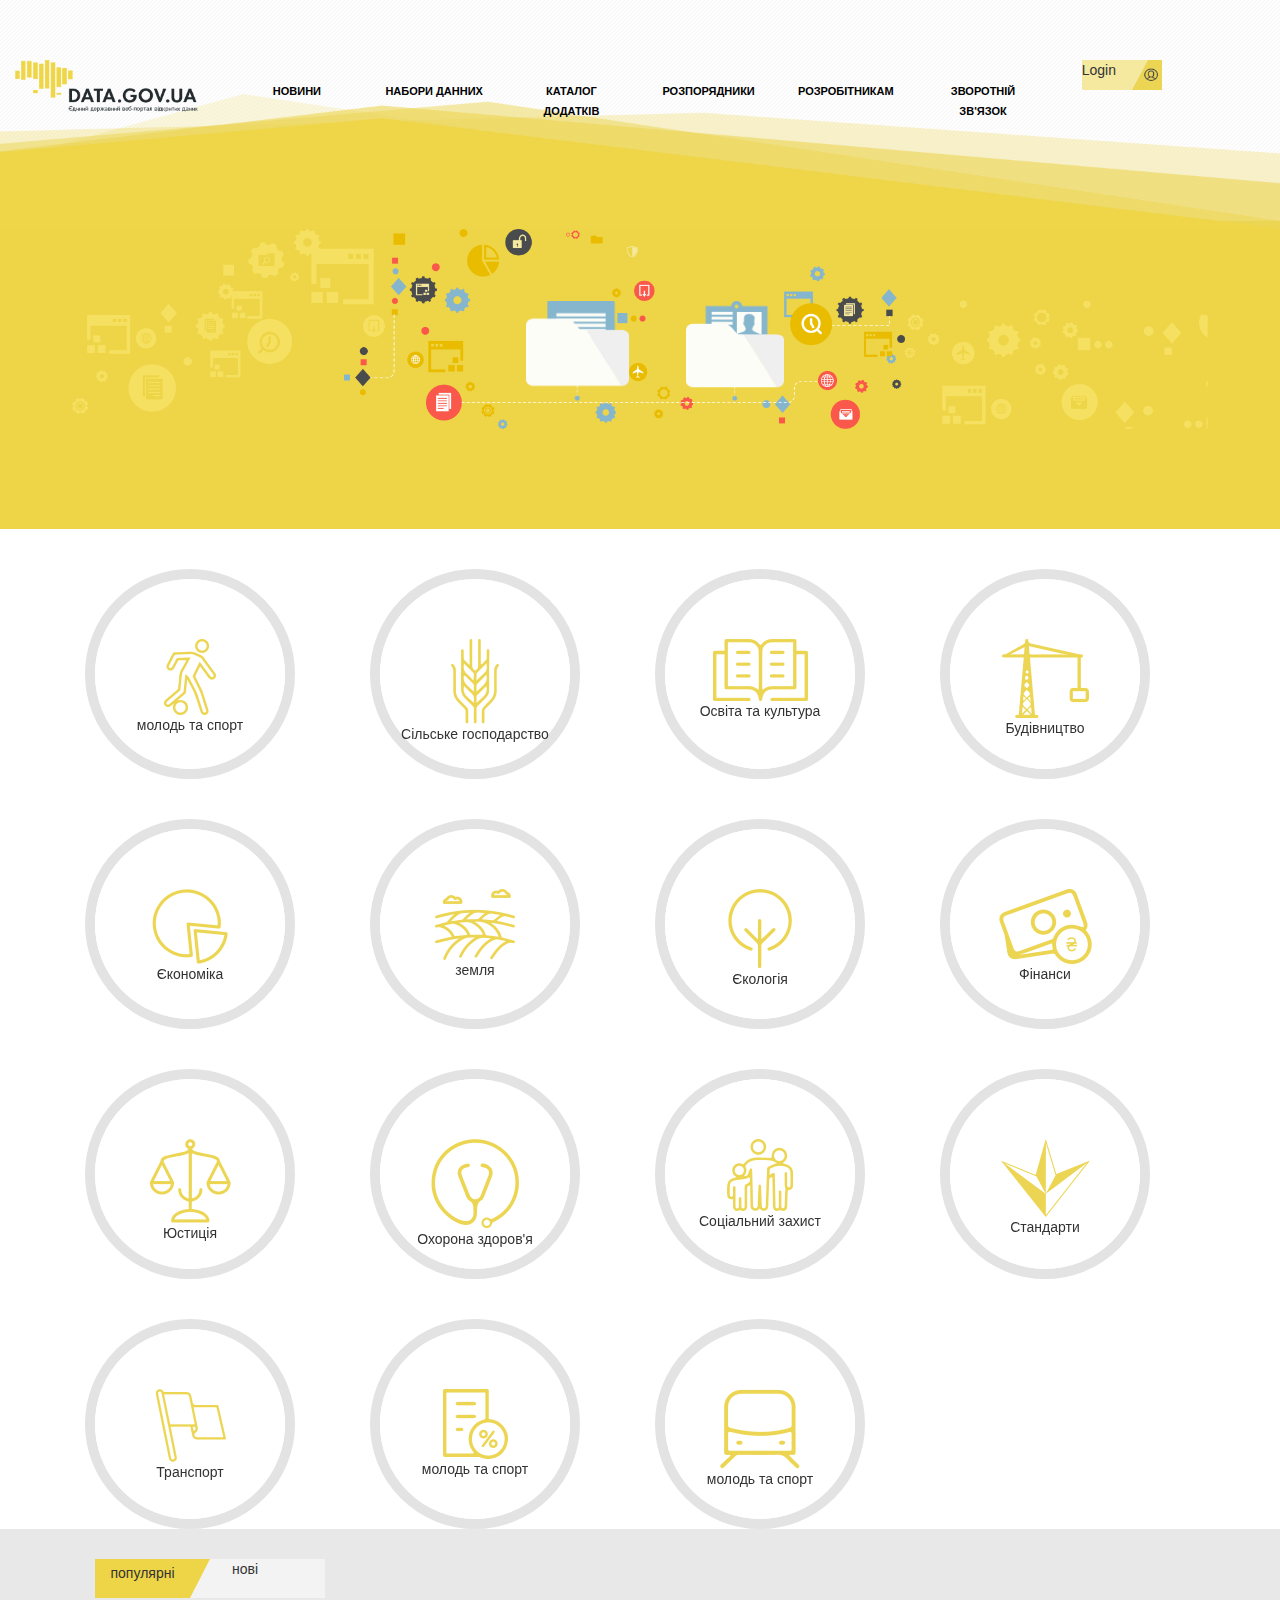
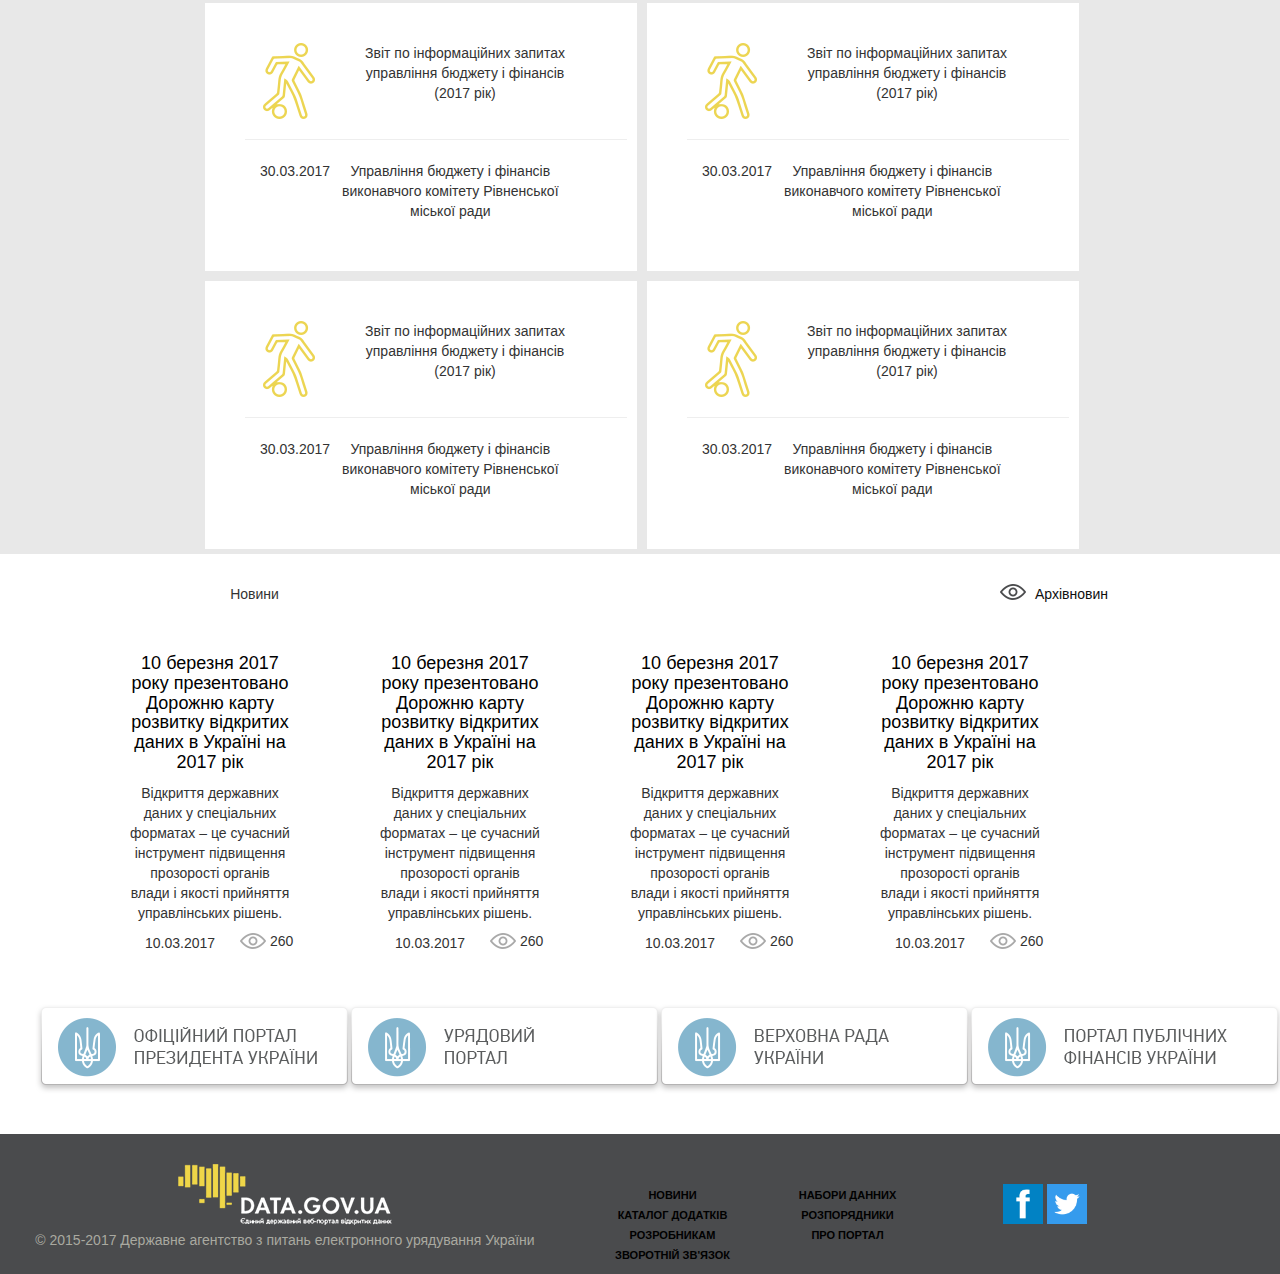
<file: Index.html>
<!DOCTYPE html>
<html lang="en">
<head>
    <meta charset="UTF-8">
    <title>Title</title>
    <link rel="stylesheet" type="text/css" href="source/libs/bootstrap/css/bootstrap.css">
    <link rel="stylesheet" type="text/css" href="source/css/stayl-radius.css">
    <script href="source/libs/bootstrap/js/bootstrap.js"></script>
    <script src="source/libs/jquery/jquery-3.1.1.js"></script>
    <link rel="stylesheet" type="text/css" href="source/css/stayl-header.css">
    <link rel="stylesheet" type="text/css" href="source/css/stayl-index.css">
    <link rel="stylesheet" type="text/css" href="source/css/stayl-footer.css">

</head>
<body>
<header>
    <div class="container-fluid">
    <div class="row">
        <a href="Index.html">
            <div class="col-md-2 col-xs-2 col-sm-2 logo">
                <img src="source/img/logo.png">
            </div>
        </a>
        <div class="col-md-8 col-xs-8 col-sm-8 NavBarTop ">

                    <ul>
                        <li class="col-md-2 col-sm-4 col-xs-11"><a href="News.html">новини</a></li>
                        <li class="col-md-2 col-sm-4 col-xs-11"><a href="DataSets.html">набори данних</a></li>
                        <li class="col-md-2 col-sm-4 col-xs-11"><a href="ApplicationDirectory.html">каталог додатків</a></li>
                        <li class="col-md-2 col-sm-4 col-xs-11"><a href="#">розпорядники</a></li>
                        <li class="col-md-2 col-sm-4 col-xs-11"><a href="Develop.html">розробітникам</a></li>
                        <li class="col-md-2 col-sm-4 col-xs-11"><a href="#">зворотній зв'язок</a></li>
                    </ul>

        </div>
        <!--
        <div class="col-md-1 col-xs-1 col-sm-1 Search">
            <form>
                <input type="search">
            </form>

        </div>
        -->
        <div class="col-md-1 col-xs-1 col-sm-1">
            <div class="login">
                <div><p>Login</p></div>
                <div> <img src="source/img/login.png"></div>
            </div>
        </div>
    </div>
    </div>
</header>
<!--начало-->
<div class="baner">
    <div class="container">
        <div class="baner_gif">
            <div id="dis1">
                <div id="dis2">
                    <div id="dis3">
                    </div>
                </div>
            </div>
            <div class="img4" id="namber1">
                <div class="img5" id="namber2"></div>
                <div id="namber3"> </div>
            </div>

        </div>
    </div>


    <script>
        $(function() {
            $(document).on('mousemove', function(e) {
                $('#dis1').css({
                    marginLeft: e.pageX/100 + 10,
                })
                $('#dis2').css({
                    marginLeft: e.pageX/100 + 10,
                })
                $('#dis3').css({
                    marginLeft: e.pageX/100 + 10,
                })
            })
        })
    </script>
</div>
<div class="content">
    <div class="container">
    <div class="row">
    <div class="container rad-cont">
        <div class="col-md-3 col-sm-4 col-xs-6" >
            <div class="containers">
                <div class="flip got card">
                    <figure class="back back1">
                        <div class="bor">
                            <img class="rot" src="source/img/index/1.png">
                            <p>молодь та спорт</p>
                        </div>
                    </figure>
                    <figure class="front front1">
                        <h3 class="textMag">Наборів данних <br> 2012</h3>
                    </figure>
                </div>
            </div>
        </div>
        <div class="col-md-3 col-sm-4 col-xs-6" >
            <div class="containers" >
                <div class="flip got card">
                    <figure class="back back1">
                        <div class="bor">
                            <img class="rot" src="source/img/index/2.png">
                            <p>Сільське господарство</p>
                        </div>
                    </figure>
                    <figure class="front front1">
                        <h3 class="textMag">Наборів данних <br> 2012</h3>
                    </figure>
                </div>
            </div>
        </div>
        <div class="col-md-3 col-sm-4 col-xs-6" >
            <div class="containers">
                <div class="flip got card">
                    <figure class="back back1">
                        <div class="bor">
                            <img class="rot" src="source/img/index/3.png">
                            <p>Освіта та культура</p>
                        </div>
                    </figure>
                    <figure class="front front1">
                        <h3 class="textMag">Наборів данних <br> 2012</h3>
                    </figure>
                </div>
            </div>
        </div>
        <div class="col-md-3 col-sm-4 col-xs-6" >
            <div class="containers">
                <div class="flip got card">
                    <figure class="back back1">
                        <div class="bor">
                            <img class="rot" src="source/img/index/4.png">
                            <p>Будівництво</p>
                        </div>
                    </figure>
                    <figure class="front front1">
                        <h3 class="textMag">Наборів данних <br> 2012</h3>
                    </figure>
                </div>
            </div>
        </div>
        <div class="col-md-3 col-sm-4 col-xs-6" >
            <div class="containers">
                <div class="flip got card">
                    <figure class="back back1">
                        <div class="bor">
                            <img class="rot" src="source/img/index/5.png">
                            <p>Єкономіка</p>
                        </div>
                    </figure>
                    <figure class="front front1">
                        <h3 class="textMag">Наборів данних <br> 2012</h3>
                    </figure>
                </div>
            </div>
        </div>
        <div class="col-md-3 col-sm-4 col-xs-6" >
            <div class="containers">
                <div class="flip got card">
                    <figure class="back back1">
                        <div class="bor">
                            <img class="rot" src="source/img/index/6.png">
                            <p>земля</p>
                        </div>
                    </figure>
                    <figure class="front front1">
                        <h3 class="textMag">Наборів данних <br> 2012</h3>
                    </figure>
                </div>
            </div>
        </div>
        <div class="col-md-3 col-sm-4 col-xs-6" >
            <div class="containers">
                <div class="flip got card">
                    <figure class="back back1">
                        <div class="bor">
                            <img class="rot" src="source/img/index/7.png">
                            <p>Єкологія</p>
                        </div>
                    </figure>
                    <figure class="front front1">
                        <h3 class="textMag">Наборів данних <br> 2012</h3>
                    </figure>
                </div>
            </div>
        </div>
        <div class="col-md-3 col-sm-4 col-xs-6" >
            <div class="containers">
                <div class="flip got card">
                    <figure class="back back1">
                        <div class="bor">
                            <img class="rot" src="source/img/index/8.png">
                            <p>Фінанси </p>
                        </div>
                    </figure>
                    <figure class="front front1">
                        <h3 class="textMag">Наборів данних <br> 2012</h3>
                    </figure>
                </div>
            </div>
        </div>
        <div class="col-md-3 col-sm-4 col-xs-6" >
            <div class="containers">
                <div class="flip got card">
                    <figure class="back back1">
                        <div class="bor">
                            <img class="rot" src="source/img/index/9.png">
                            <p>Юстиція</p>
                        </div>
                    </figure>
                    <figure class="front front1">
                        <h3 class="textMag">Наборів данних <br> 2012</h3>
                    </figure>
                </div>
            </div>
        </div>
        <div class="col-md-3 col-sm-4 col-xs-6" >
            <div class="containers">
                <div class="flip got card">
                    <figure class="back back1">
                        <div class="bor">
                            <img class="rot" src="source/img/index/10.png">
                            <p>Охорона здоров'я</p>
                        </div>
                    </figure>
                    <figure class="front front1">
                        <h3 class="textMag">Наборів данних <br> 2012</h3>
                    </figure>
                </div>
            </div>
        </div>
        <div class="col-md-3 col-sm-4 col-xs-6" >
            <div class="containers">
                <div class="flip got card">
                    <figure class="back back1">
                        <div class="bor">
                            <img class="rot" src="source/img/index/11.png">
                            <p>Соціальний захист</p>
                        </div>
                    </figure>
                    <figure class="front front1">
                        <h3 class="textMag">Наборів данних <br> 2012</h3>
                    </figure>
                </div>
            </div>
        </div>
        <div class="col-md-3 col-sm-4 col-xs-6" >
            <div class="containers">
                <div class="flip got card">
                    <figure class="back back1">
                        <div class="bor">
                            <img class="rot" src="source/img/index/12.png">
                            <p>Стандарти</p>
                        </div>
                    </figure>
                    <figure class="front front1">
                        <h3 class="textMag">Наборів данних <br> 2012</h3>
                    </figure>
                </div>
            </div>
        </div>
        <div class="col-md-3 col-sm-4 col-xs-6" >
            <div class="containers">
                <div class="flip got card">
                    <figure class="back back1">
                        <div class="bor">
                            <img class="rot" src="source/img/index/13.png">
                            <p>Транспорт</p>
                        </div>
                    </figure>
                    <figure class="front front1">
                        <h3 class="textMag">Наборів данних <br> 2012</h3>
                    </figure>
                </div>
            </div>
        </div>
        <div class="col-md-3 col-sm-4 col-xs-6" >
            <div class="containers">
                <div class="flip got card">
                    <figure class="back back1">
                        <div class="bor">
                            <img class="rot" src="source/img/index/14.png">
                            <p>молодь та спорт</p>
                        </div>
                    </figure>
                    <figure class="front front1">
                        <h3 class="textMag">Наборів данних <br> 2012</h3>
                    </figure>
                </div>
            </div>
        </div>
        <div class="col-md-3 col-sm-4 col-xs-6" >
            <div class="containers" >
                <div class="flip got card">
                    <figure class="back back1">
                        <div class="bor">
                            <img class="rot" src="source/img/index/15.png">
                            <p>молодь та спорт</p>
                        </div>
                    </figure>
                    <figure class="front front1">
                        <h3 class="textMag">Наборів данних <br> 2012</h3>
                    </figure>
                </div>
            </div>
        </div>
    </div>
    </div>
    </div>
</div>

<div class="newsbaner">
    <div class="container-fluid">
        <div class="row">
            <div class="col-md-12">
                 <div class="tach" di="New"> <p>нові</p>
                     <div id="popular"> <p>популярні</p></div>
                 </div>
            </div>
            <div class="global">
             <div class="allNewsBloc">
                  <div class="blocNews col-md-6">
                        <div>
                            <div class="col-md-3">
                                <img src="source/img/index/1.png">
                            </div>
                            <div class="col-md-9">
                                <p>Звіт по інформаційних запитах управління бюджету і фінансів (2017 рік)</p>
                            </div>
                            <hr class="col-md-12">
                            <div class="col-md-2 data">
                                <p>30.03.2017</p>
                            </div>
                            <div class="col-md-10">
                                <p>Управління бюджету і фінансів виконавчого комітету Рівненської міської ради</p>
                        </div>
                </div>
            </div>
             </div>
            <div class="allNewsBloc">
                <div class="blocNews col-md-6">
                    <div>
                        <div class="col-md-3">
                            <img src="source/img/index/1.png">
                        </div>
                        <div class="col-md-9">
                            <p>Звіт по інформаційних запитах управління бюджету і фінансів (2017 рік)</p>
                        </div>
                        <hr class="col-md-12">
                        <div class="col-md-2 data">
                            <p>30.03.2017</p>
                        </div>
                        <div class="col-md-10">
                            <p>Управління бюджету і фінансів виконавчого комітету Рівненської міської ради</p>
                        </div>
                    </div>
                </div>
            </div>
                <div class="allNewsBloc">
                    <div class="blocNews col-md-6">
                        <div>
                            <div class="col-md-3">
                                <img src="source/img/index/1.png">
                            </div>
                            <div class="col-md-9">
                                <p>Звіт по інформаційних запитах управління бюджету і фінансів (2017 рік)</p>
                            </div>
                            <hr class="col-md-12">
                            <div class="col-md-2 data">
                                <p>30.03.2017</p>
                            </div>
                            <div class="col-md-10">
                                <p>Управління бюджету і фінансів виконавчого комітету Рівненської міської ради</p>
                            </div>
                        </div>
                    </div>
                </div>
                    <div class="allNewsBloc">
                        <div class="blocNews col-md-6">
                            <div>
                                <div class="col-md-3">
                                    <img src="source/img/index/1.png">
                                </div>
                                <div class="col-md-9">
                                    <p>Звіт по інформаційних запитах управління бюджету і фінансів (2017 рік)</p>
                                </div>
                                <hr class="col-md-12">
                                <div class="col-md-2 data">
                                    <p>30.03.2017</p>
                                </div>
                                <div class="col-md-10">
                                    <p>Управління бюджету і фінансів виконавчого комітету Рівненської міської ради</p>
                                </div>
                            </div>
                        </div>
                    </div>
            </div>
        </div>
    </div>
</div>

<div class="container">
        <div class="row">
            <div class=" row had">
                <div class=" col-md-6 col-sm-6 col-xs-6 text"><p>Новини</p></div>
                <div class=" col-md-6 col-sm-6 col-xs-6 eysHover"> <p>Архівновин</p> </div>
            </div>
            <div class="news">
                <div class="col-md-3 col-sm-4 col-xs-12 colon ">
                    <h4 ><a>10 березня 2017 року презентовано Дорожню карту розвитку відкритих даних в Україні на 2017 рік</a></h4>
                    <p>Відкриття державних даних у спеціальних форматах – це сучасний інструмент підвищення прозорості органів влади і якості прийняття управлінських рішень.</p>
                    <div class="col-md-6"><p>10.03.2017</p></div> <div class="eys col-md-6"> <p>260</p></div>
                </div>
                <div class="col-md-3 col-sm-4 col-xs-12 colon ">
                    <h4 ><a>10 березня 2017 року презентовано Дорожню карту розвитку відкритих даних в Україні на 2017 рік</a></h4>
                    <p>Відкриття державних даних у спеціальних форматах – це сучасний інструмент підвищення прозорості органів влади і якості прийняття управлінських рішень.</p>
                    <div class="col-md-6"><p>10.03.2017</p></div> <div class="eys col-md-6"> <p>260</p></div>
                </div>
                <div class="col-md-3 col-sm-4 col-xs-12 colon ">
                    <h4 ><a>10 березня 2017 року презентовано Дорожню карту розвитку відкритих даних в Україні на 2017 рік</a></h4>
                    <p>Відкриття державних даних у спеціальних форматах – це сучасний інструмент підвищення прозорості органів влади і якості прийняття управлінських рішень.</p>
                    <div class="col-md-6"><p>10.03.2017</p></div> <div class="eys col-md-6"> <p>260</p></div>
                </div>
                <div class="col-md-3 col-sm-4 col-xs-12 colon ">
                    <h4 ><a>10 березня 2017 року презентовано Дорожню карту розвитку відкритих даних в Україні на 2017 рік</a></h4>
                    <p>Відкриття державних даних у спеціальних форматах – це сучасний інструмент підвищення прозорості органів влади і якості прийняття управлінських рішень.</p>
                    <div class="col-md-6"><p>10.03.2017</p></div> <div class="eys col-md-6"> <p>260</p></div>
                </div>
            </div>
        </div>
</div>
<div class="port">
    <div class="container-fluid">
        <div class="row">
            <div class="col-md-3 col-sm-6 col-xs-12"> <img src="source/img/index/allPorlts/01.png"> </div>
            <div class="col-md-3 col-sm-6 col-xs-12"> <img src="source/img/index/allPorlts/02.png"> </div>
            <div class="col-md-3 col-sm-6 col-xs-12"> <img src="source/img/index/allPorlts/03.png"> </div>
            <div class="col-md-3 col-sm-6 col-xs-12"> <img src="source/img/index/allPorlts/04.png"> </div>
        </div>
    </div>
</div>

<footer>
    <div class="row footer container">
        <div class="col-md-6 logoBot">
            <img src="source/img/logo2.png">
            <p>© 2015-2017 Державне агентство з питань електронного урядування України</p>
        </div>
        <div class="footerBar col-md-4">
            <ul class="col-md-6 col-xs-6">
                <li><a href="eror.html" >НОВИНИ </a></li>
                <li><a href="eror.html">КАТАЛОГ ДОДАТКІВ</a></li>
                <li><a href="eror.html">РОЗРОБНИКАМ</a></li>
                <li><a href="eror.html">ЗВОРОТНІЙ ЗВ'ЯЗОК</a></li>
            </ul>
            <ul class="col-md-6 col-xs-6">
                <li><a href="eror.html">НАБОРИ ДАННИХ</a></li>
                <li><a href="eror.html">РОЗПОРЯДНИКИ</a></li>
                <li><a href="eror.html">ПРО ПОРТАЛ</a></li>
            </ul>
        </div>
        <div class="col-md-2 iconFot">
            <img src="source/img/foter/w512h5121347464873Facebookalt4.png">
            <img src="source/img/foter/w512h5121347464932TwitterNEW.png">
        </div>
    </div>
</footer>

</body>
</html>
</file>
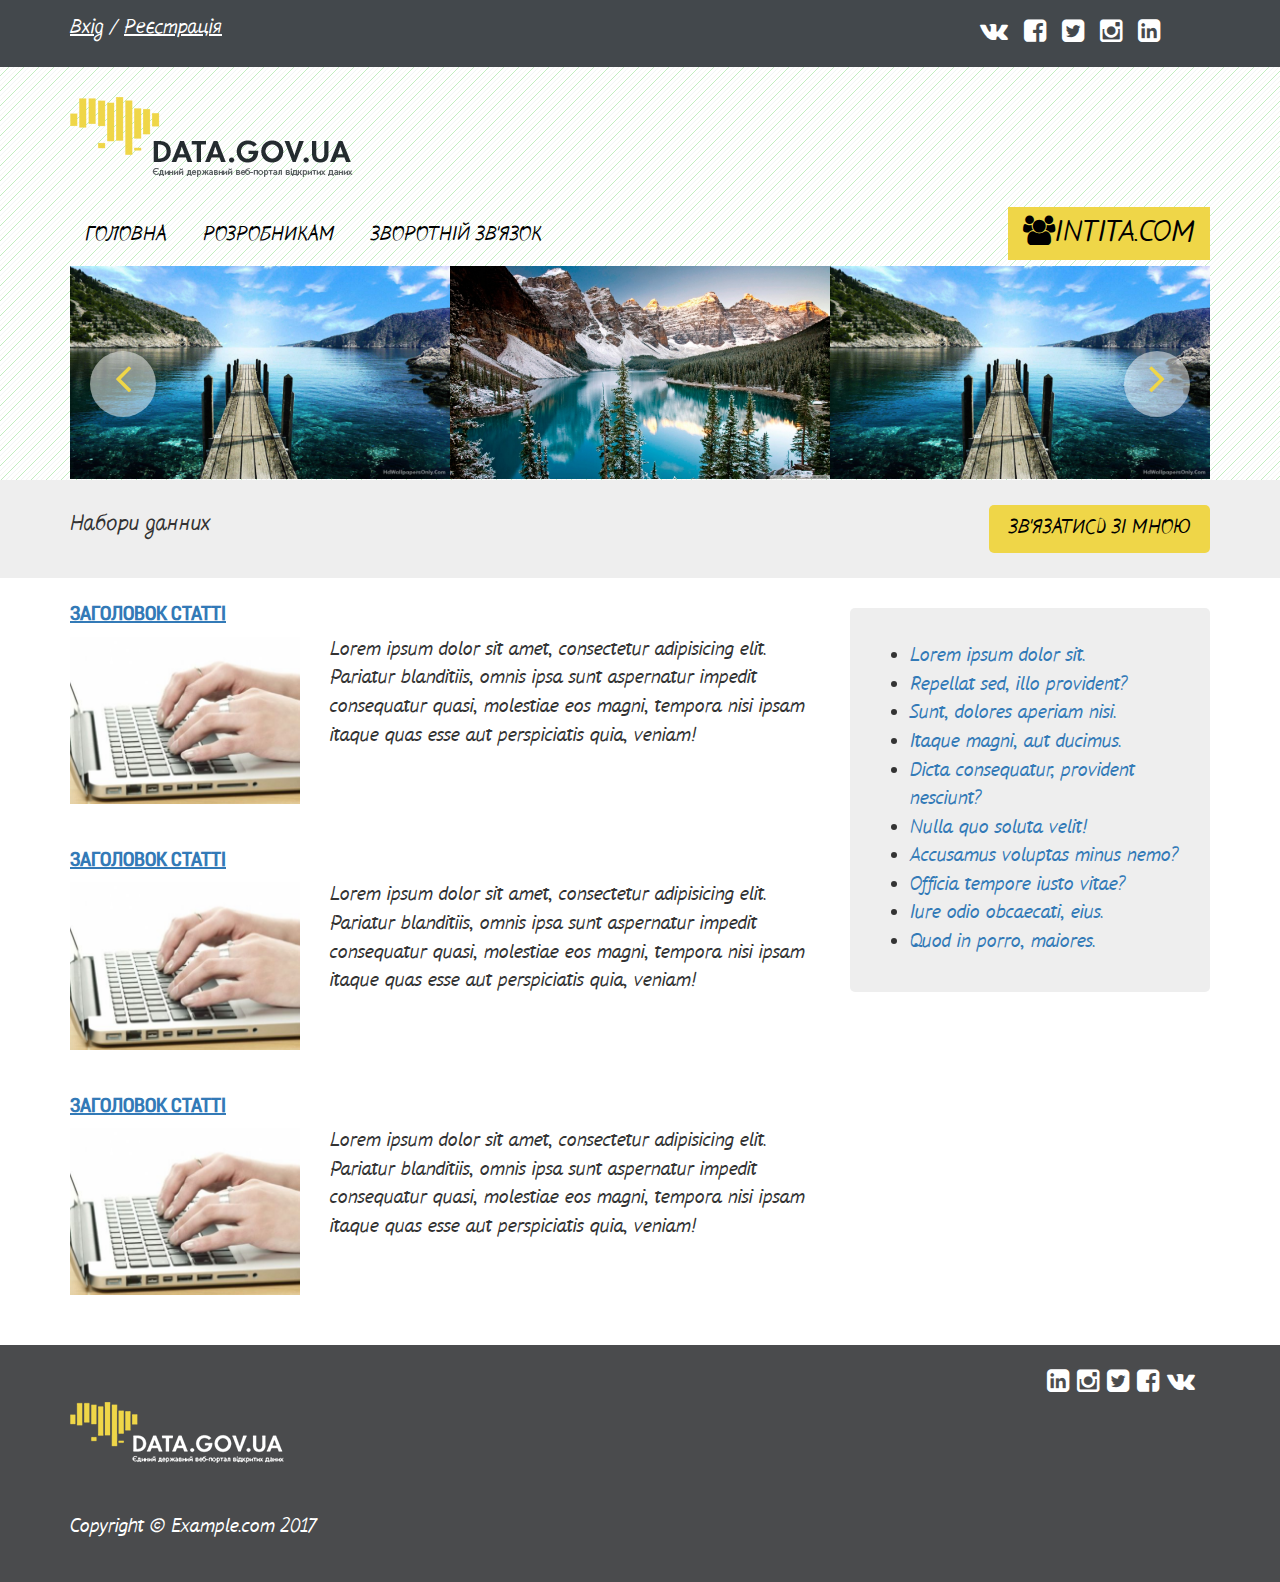
<file: A_Shepel/index.html>
<!DOCTYPE html>
<!--[if lt IE 7]><html lang="ua" class="lt-ie9 lt-ie8 lt-ie7"><![endif]-->
<!--[if IE 7]><html lang="ua" class="lt-ie9 lt-ie8"><![endif]-->
<!--[if IE 8]><html lang="ua" class="lt-ie9"><![endif]-->
<!--[if gt IE 8]><!-->
<html lang="ua">
<!--<![endif]-->
<head>
	<meta charset="utf-8" />
	<title>DATA.GOV</title>
	<meta name="description" content="Создание адаптивного сайта" />
	<meta http-equiv="X-UA-Compatible" content="IE=edge" />
	<meta name="viewport" content="width=device-width, initial-scale=1.0" />
	<link rel="shortcut icon" href="source/img/logo.png" />
	<link rel="stylesheet" href="source/libs/bootstrap/bootstrap-grid-3.3.1.min.css" />
	<link rel="stylesheet" href="source/libs/font-awesome-4.2.0/css/font-awesome.min.css" />
	<link rel="stylesheet" href="source/libs/fancybox/jquery.fancybox.css" />
	<link rel="stylesheet" href="source/libs/owl-carousel/owl.carousel.css" />
	<link rel="stylesheet" href="source/libs/countdown/jquery.countdown.css" />
	<link rel="stylesheet" href="source/css/fonts.css" />
	<link rel="stylesheet" href="source/css/animate.css">
	<script src="source/css/wow.min.js"></script>
	<link rel="stylesheet" href="source/css/main.css" />
	<link rel="stylesheet" href="source/css/media.css" />
</head>
<body>
	<header class="top_header">
		<div class="header_topline">
			<div class="container">
				<div class="col-md-12">
					<div class="row">
						<button class="auth_buttons hidden-md hidden-lg hidden-sm"><i class="fa fa-user"></i></button>
						<div class="top_links">
							<a href="#" target="_blank">Вхід</a> /
							<a href="#" target="_blank">Реєстрація</a>
						</div>
						<div class="soc_buttons">
							<a href="#" target="_blank"><i class="fa fa-vk"></i></a>
							<a href="#" target="_blank"><i class="fa fa-facebook-square"></i></a>
							<a href="#" target="_blank"><i class="fa fa-twitter-square"></i></a>
							<a href="#" target="_blank"><i class="fa fa-instagram"></i></a>
							<a href="#" target="_blank"><i class="fa fa-linkedin-square"></i></a>
						</div>
					</div>
				</div>
			</div>
		</div>
		<div class="container">
			<div class="col-md-12">
				<div class="row animated rollIn">
					<a href="http://www.president.gov.ua" target="_blank" class="logo"><img src="source/img/logo.png"></a>
					<nav class="maian_mnu clearfix">
						<button class="main_mnu_button hidden-md hidden-lg"><i class="fa fa-bars"></i></button>
						<ul>
							<li class="active"><a href="#" target="_blank">Головна</a></li>
							<li><a href="#" target="_blank">Розробникам</a></li>
							<li><a href="#" target="_blank">Зворотній зв'язок</a></li>
						</ul>
						<div class="top_contacts "><i class="fa fa-users" aria-hidden="true"></i>INTITA.COM</div>
					</nav>
					<div class="sider_container ">
						<div class="next_button"><i class="fa fa-angle-right"></i></div>
						<div class="prev_button"><i class="fa fa-angle-left"></i></div>
						<div class="carousel">
							<div class="slide_item"><a class="fancybox" data-fancybox-group="group" href="source/img/ds.jpg"><img src="source/img/ds.jpg" alt="alt" /></a></div>
							<div class="slide_item"><a class="fancybox" data-fancybox-group="group" href="source/img/mo.jpg"><img src="source/img/mo.jpg" alt="alt" /></a></div>
							<div class="slide_item"><a class="fancybox" data-fancybox-group="group" href="source/img/ds.jpg"><img src="source/img/ds.jpg" alt="alt" /></a></div>
							<div class="slide_item"><a class="fancybox" data-fancybox-group="group" href="source/img/mo.jpg"><img src="source/img/mo.jpg" alt="alt" /></a></div>
						</div>
					</div>
				</div>
			</div>
		</div>
	</header>
	<section class="order">
		<div class="container">
			<div class="row">
				<div class="col-md-7">
					<div class="sell_descr">Набори данних</div>
				</div>
				<div class="col-md-5">
					<div class="sell_right">
						<a href="#callback" class="button fancybox">Зв'язатись зі мною</a>
					</div>
				</div>
			</div>
		</div>
	</section>
	<section class="main_content">
		<div class="container">
			<div class="row">
				<div class="col-md-8">
					<div class="content-text">
						<div class="blog_item">
							<div class="row">
								<div class="col-md-12">
									<h3><a href="#" target="_blank">Заголовок статті</a></h3>
								</div>
								<div class="col-md-4">
									<a href="#" target="_blank"><img src="source/img/laptop.jpg" alt="alt"></a>
								</div>
								<div class="col-md-8">
									<p>Lorem ipsum dolor sit amet, consectetur adipisicing elit. Pariatur blanditiis, omnis ipsa sunt aspernatur impedit consequatur quasi, molestiae eos magni, tempora nisi ipsam itaque quas esse aut perspiciatis quia, veniam!</p>
								</div>
							</div>
						</div>
						<div class="blog_item">
							<div class="row">
								<div class="col-md-12">
									<h3><a href="#" target="_blank">Заголовок статті</a></h3>
								</div>
								<div class="col-md-4">
									<a href="#" target="_blank"><img src="source/img/laptop.jpg" alt="alt"></a>
								</div>
								<div class="col-md-8">
									<p>Lorem ipsum dolor sit amet, consectetur adipisicing elit. Pariatur blanditiis, omnis ipsa sunt aspernatur impedit consequatur quasi, molestiae eos magni, tempora nisi ipsam itaque quas esse aut perspiciatis quia, veniam!</p>
								</div>
							</div>
						</div>
						<div class="blog_item">
							<div class="row">
								<div class="col-md-12">
									<h3><a href="#" target="_blank">Заголовок статті</a></h3>
								</div>
								<div class="col-md-4">
									<a href="#" target="_blank"><img src="source/img/laptop.jpg" alt="alt"></a>
								</div>
								<div class="col-md-8">
									<p>Lorem ipsum dolor sit amet, consectetur adipisicing elit. Pariatur blanditiis, omnis ipsa sunt aspernatur impedit consequatur quasi, molestiae eos magni, tempora nisi ipsam itaque quas esse aut perspiciatis quia, veniam!</p>
								</div>
							</div>
						</div>
					</div>
				</div>
				<div class="col-md-4">
					<aside class="right_aside">
						<ul>
							<li><a href="#">Lorem ipsum dolor sit.</a></li>
							<li><a href="#">Repellat sed, illo provident?</a></li>
							<li><a href="#">Sunt, dolores aperiam nisi.</a></li>
							<li><a href="#">Itaque magni, aut ducimus.</a></li>
							<li><a href="#">Dicta consequatur, provident nesciunt?</a></li>
							<li><a href="#">Nulla quo soluta velit!</a></li>
							<li><a href="#">Accusamus voluptas minus nemo?</a></li>
							<li><a href="#">Officia tempore iusto vitae?</a></li>
							<li><a href="#">Iure odio obcaecati, eius.</a></li>
							<li><a href="#">Quod in porro, maiores.</a></li>
						</ul>
					</aside>
				</div>
			</div>
		</div>
	</section>
	<div class="hidden">
		<form id="callback" class="pop_form">
			<h3>Зв'язатись зі мною</h3>
			<input type="text" name="name" placeholder="Ваше ім'я" required />
			<input type="text" name="phone" placeholder="Ваш телефон..." required />
			<button class="button" type="submit">Відправити</button>
		</form>
	</div>
	<!-- FOOTER -->
	<footer class="footer">
		<div class="container">
			<div class="rov">
				<div class="col-md-12">
					<div class="soc_buttons2">
						<a href="#" target="_blank"><i class="fa fa-vk"></i></a>
						<a href="#" target="_blank"><i class="fa fa-facebook-square"></i></a>
						<a href="#" target="_blank"><i class="fa fa-twitter-square"></i></a>
						<a href="#" target="_blank"><i class="fa fa-instagram"></i></a>
						<a href="#" target="_blank"><i class="fa fa-linkedin-square"></i></a>
					</div>
				</div>
			</div>
			<a href="http://www.president.gov.ua" target="_blank" class="logo"><img src="source/img/logo2.png"></a>
			<p>Copyright © Example.com 2017</p>
		</div>
	</footer>
	<!-- END FOOTER -->
	<!--[if lt IE 9]>
	<script src="source/libs/html5shiv/es5-shim.min.js"></script>
	<script src="source/libs/html5shiv/html5shiv.min.js"></script>
	<script src="source/libs/html5shiv/html5shiv-printshiv.min.js"></script>
	<script src="source/libs/respond/respond.min.js"></script>
	<![endif]-->
	<script src="source/libs/jquery/jquery-1.11.1.min.js"></script>
	<script src="source/libs/jquery-mousewheel/jquery.mousewheel.min.js"></script>
	<script src="source/libs/fancybox/jquery.fancybox.pack.js"></script>
	<script src="source/libs/waypoints/waypoints-1.6.2.min.js"></script>
	<script src="source/libs/scrollto/jquery.scrollTo.min.js"></script>
	<script src="source/libs/owl-carousel/owl.carousel.min.js"></script>
	<script src="source/libs/countdown/jquery.plugin.js"></script>
	<script src="source/libs/countdown/jquery.countdown.min.js"></script>
	<script src="source/libs/countdown/jquery.countdown-ru.js"></script>
	<script src="source/libs/landing-nav/navigation.js"></script>
	<script src="source/js/common.js"></script>
	<!-- Yandex.Metrika counter --><!-- Yandex.Metrika counter --><script type="text/javascript">(function (d, w, c) { (w[c] = w[c] || []).push(function() { try { w.yaCounter25346996 = new Ya.Metrika({id:25346996, webvisor:true, clickmap:true, trackLinks:true, accurateTrackBounce:true}); } catch(e) { } }); var n = d.getElementsByTagName("script")[0], s = d.createElement("script"), f = function () { n.parentNode.insertBefore(s, n); }; s.type = "text/javascript"; s.async = true; s.src = (d.location.protocol == "https:" ? "https:" : "http:") + "//mc.yandex.ru/metrika/watch.js"; if (w.opera == "[object Opera]") { d.addEventListener("DOMContentLoaded", f, false); } else { f(); } })(document, window, "yandex_metrika_callbacks");</script><noscript><div><img src="//mc.yandex.ru/watch/25346996" style="position:absolute; left:-9999px;" alt="" /></div></noscript><!-- /Yandex.Metrika counter --><!-- /Yandex.Metrika counter -->
	<!-- Google Analytics counter --><!-- /Google Analytics counter -->
</body>
</html>
</file>
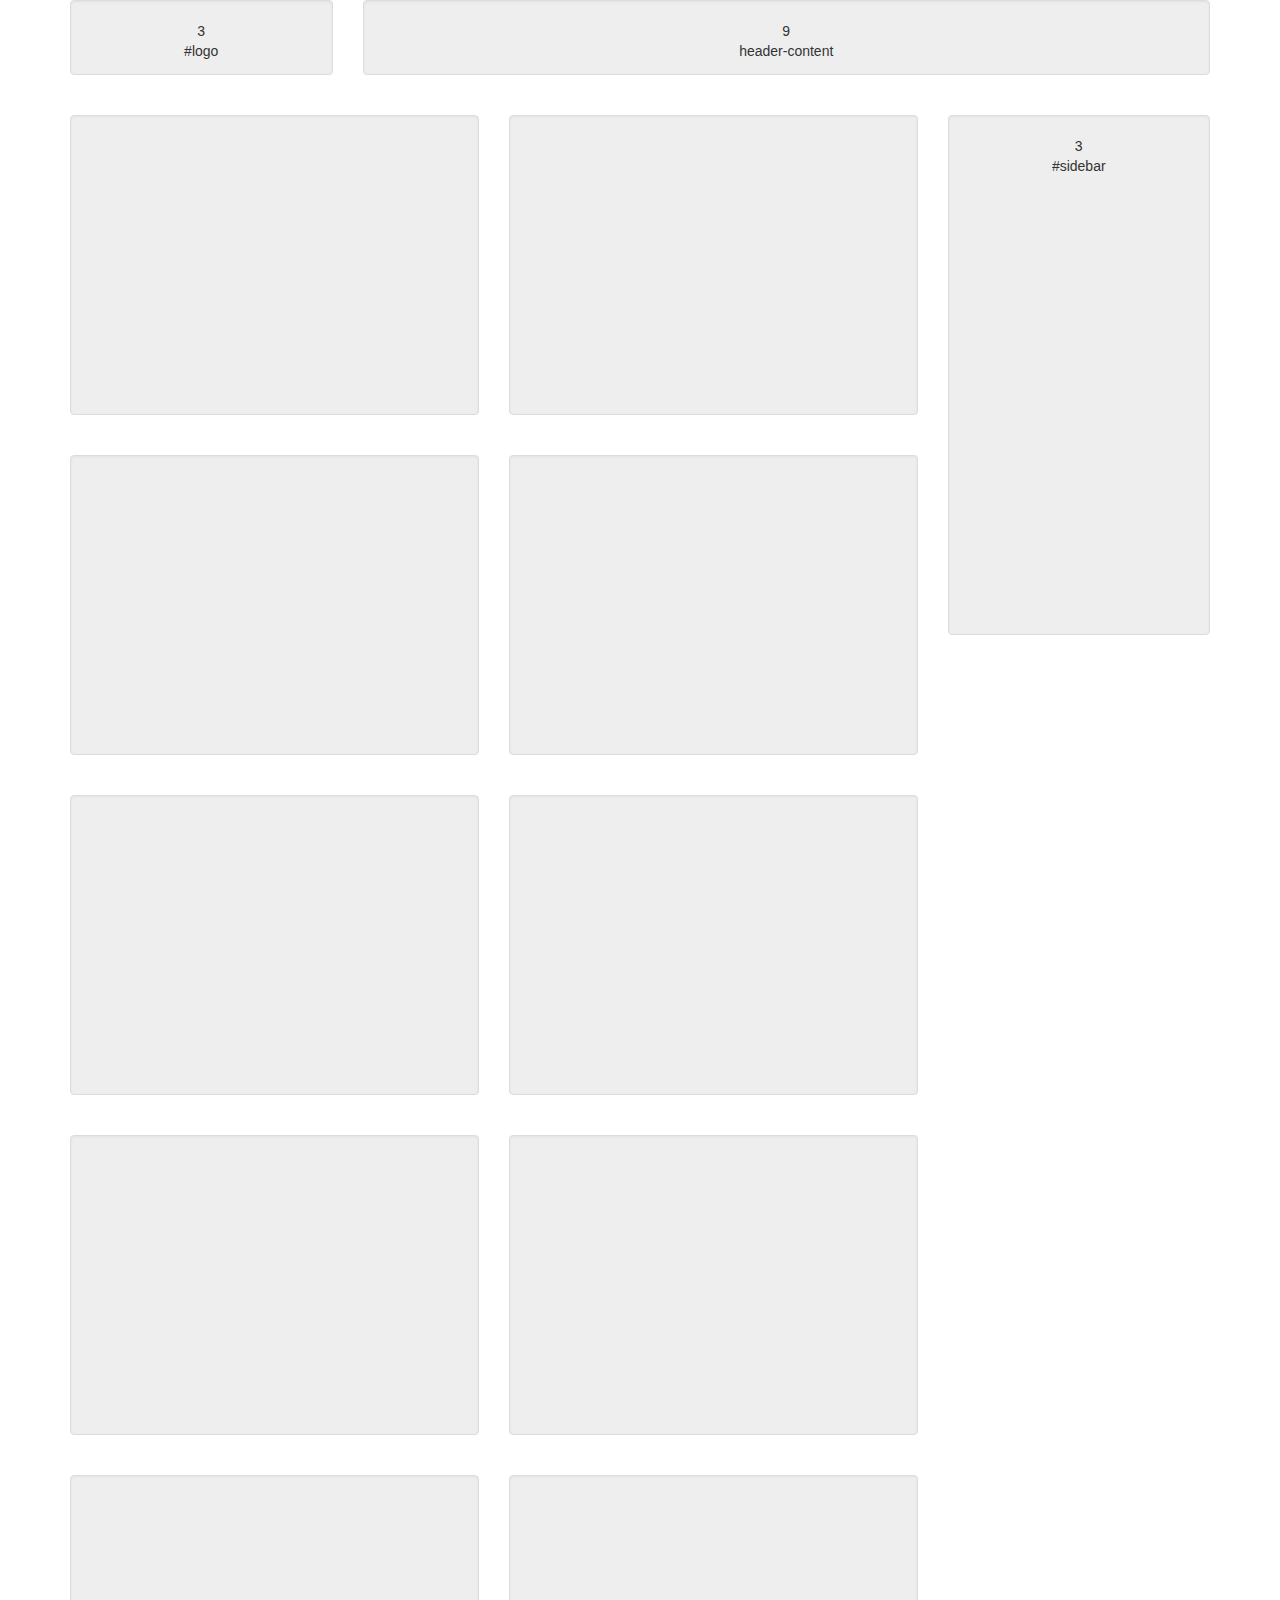
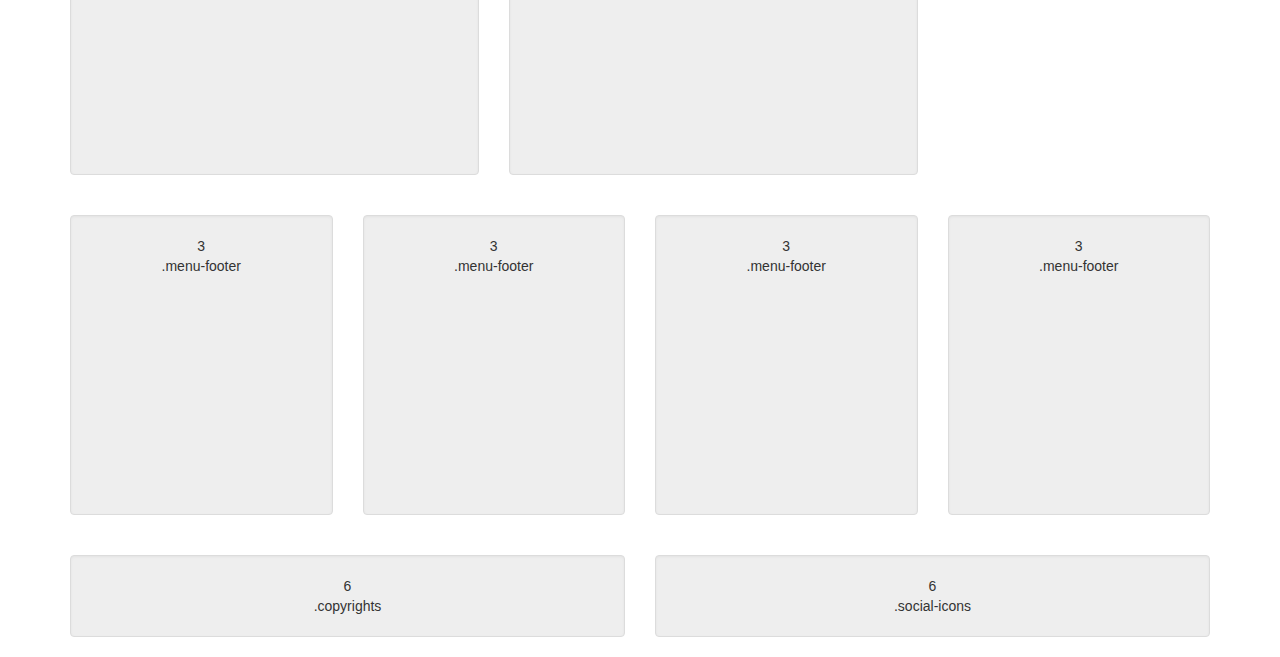
<file: IgorHrytsyshyn/index.html>
<!DOCTYPE html>
<html>
<head>
    <meta charset="utf-8">
    <title>Grid System</title>
    <link rel="stylesheet" href="bootstrap.css">
    <link rel="stylesheet" href="bootstrap-theme.css">
    <script src="jquery-3.2.1.min.js"></script>
    <script src="script.js"></script>
    <style type="text/css">
        .well {background: #EEE; padding: 20px 20px; text-align: center;}
        #logo .well,
        #header-content .well {height: 75px;}

        #featured .product .well {height: 300px; text-align: left;}
        #sidebar .well{height: 520px;}

        #footer .menu-footer .well {height: 300px;}

        #logo, #header-content,
        #featured .product, #sidebar,
        #footer .menu-footer {margin-bottom: 20px;}

        .product{
            word-wrap:break-word;
        }
    </style>

</head>
<body>

<div id="wrapper" class="container">
    <div id="header" class="row">
        <div id="logo" class="col-md-3"><div class="well">3<br>#logo</div></div>
        <div id="header-content" class="col-md-9"><div class="well">9<br>header-content</div></div>
    </div>
    <div id="category" class="row">
        <div id="featured" class="col-md-9">
            <div class="row">
                <div class="product col-md-6"><div class="well"><div id="1"></div></div></div>
                <div class="product col-md-6"><div class="well"><div id="2"></div></div></div>
            </div>
            <div class="row">
                <div class="product col-md-6"><div class="well"><div id="3"></div></div></div>
                <div class="product col-md-6"><div class="well"><div id="4"></div></div></div>
            </div>
            <div class="row">
                <div class="product col-md-6"><div class="well"><div id="5"></div></div></div>
                <div class="product col-md-6"><div class="well"><div id="6"></div></div></div>
            </div>
            <div class="row">
                <div class="product col-md-6"><div class="well"><div id="7"></div></div></div>
                <div class="product col-md-6"><div class="well"><div id="8"></div></div></div>
            </div>
            <div class="row">
                <div class="product col-md-6"><div class="well"><div id="9"></div></div></div>
                <div class="product col-md-6"><div class="well"><div id="10"></div></div></div>
            </div>
        </div>
        <div id="sidebar" class="col-md-3"><div class="well">3<br>#sidebar</div></div>
    </div>
    <div id="footer">
        <div class="footer-top row">
            <div class="menu-footer col-sm-6 col-md-3"><div class="well">3<br>.menu-footer</div></div>
            <div class="menu-footer col-sm-6 col-md-3"><div class="well">3<br>.menu-footer</div></div>
            <div class="menu-footer col-sm-6 col-md-3"><div class="well">3<br>.menu-footer</div></div>
            <div class="menu-footer col-sm-6 col-md-3"><div class="well">3<br>.menu-footer</div></div>
        </div>
        <div class="footer-bottom row">
            <div class="copyrights col-sm-6 col-md-6"><div class="well">6<br>.copyrights</div></div>
            <div class="social-icons col-sm-6 col-md-6"><div class="well">6<br>.social-icons</div></div>
        </div>
    </div>

</body>
</html>
</file>
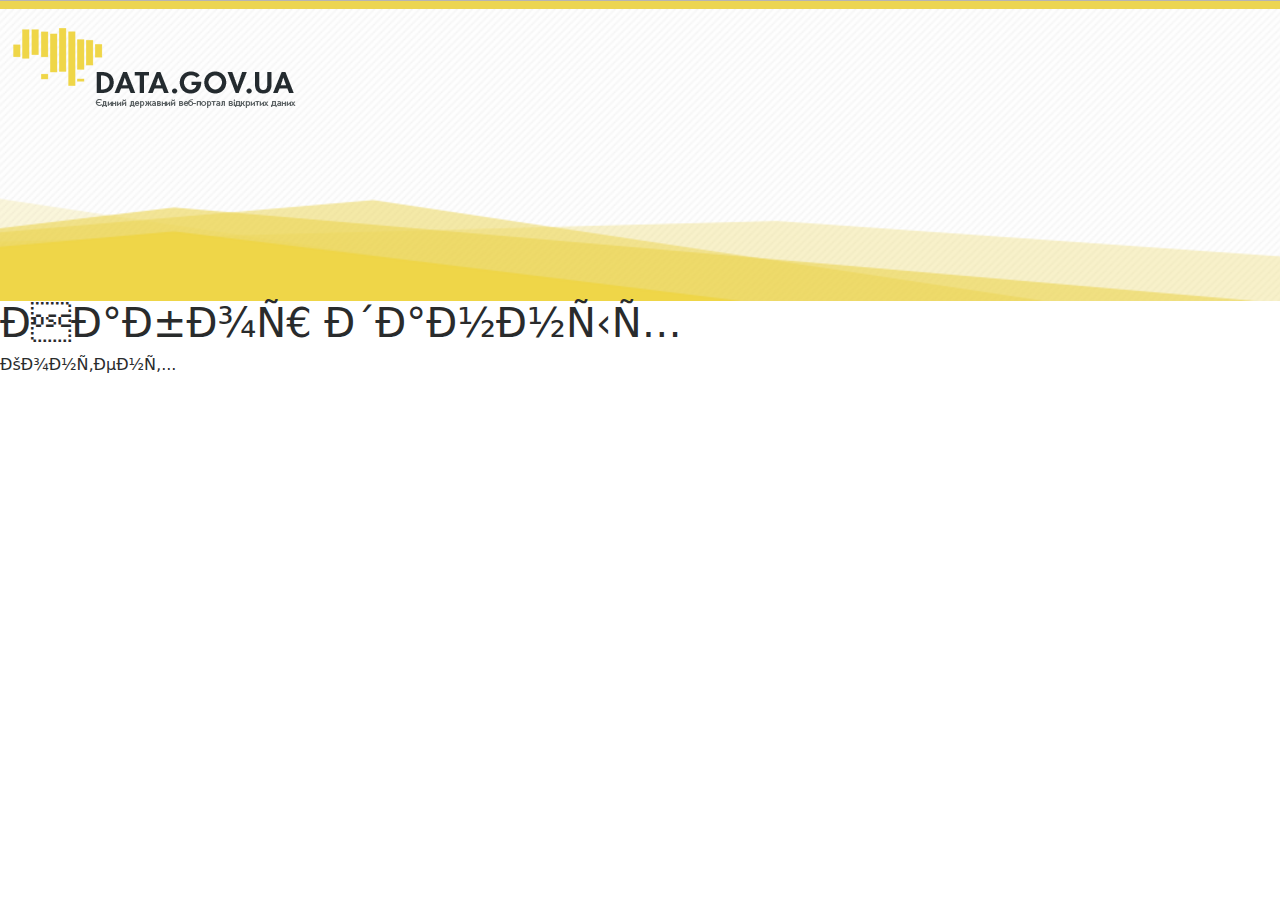
<file: iZastupProject/index.html>
<!DOCTYPE html>
<html lang ="uk">
	<head>
	<menta charset="utf-8">
		<title>Проект</title>
		<!-- Add Bootstrap -->
		<link href="source/css/bootstrap4css/bootstrap.min.css" rel="stylesheet">
		<script src="source/js/bootstrap4js/bootstrap.min.js"></script>
		<script src="source/libs/jquery3/jquery-3.1.1.js"></script>	
		<script src="source/js/mainStyle.js"></script>
		<link href="source/css/mainStyle.css" rel="stylesheet">
	</head>
	<body>
<!--****************************************-->
		<header class="row">
			<div>	
		    	<div class="logo"></div>
			</div>
		</header>

		<section>
		<h1>Набор данных</h1>
			<article>
				<p>
					<script>
						showMenu();
					</script>
					Контент...
				</p>
			</article>
		</section>
		
<!--****************************************-->
<!-- Add JavaScript's -->

	
	</body>
</html>
</file>
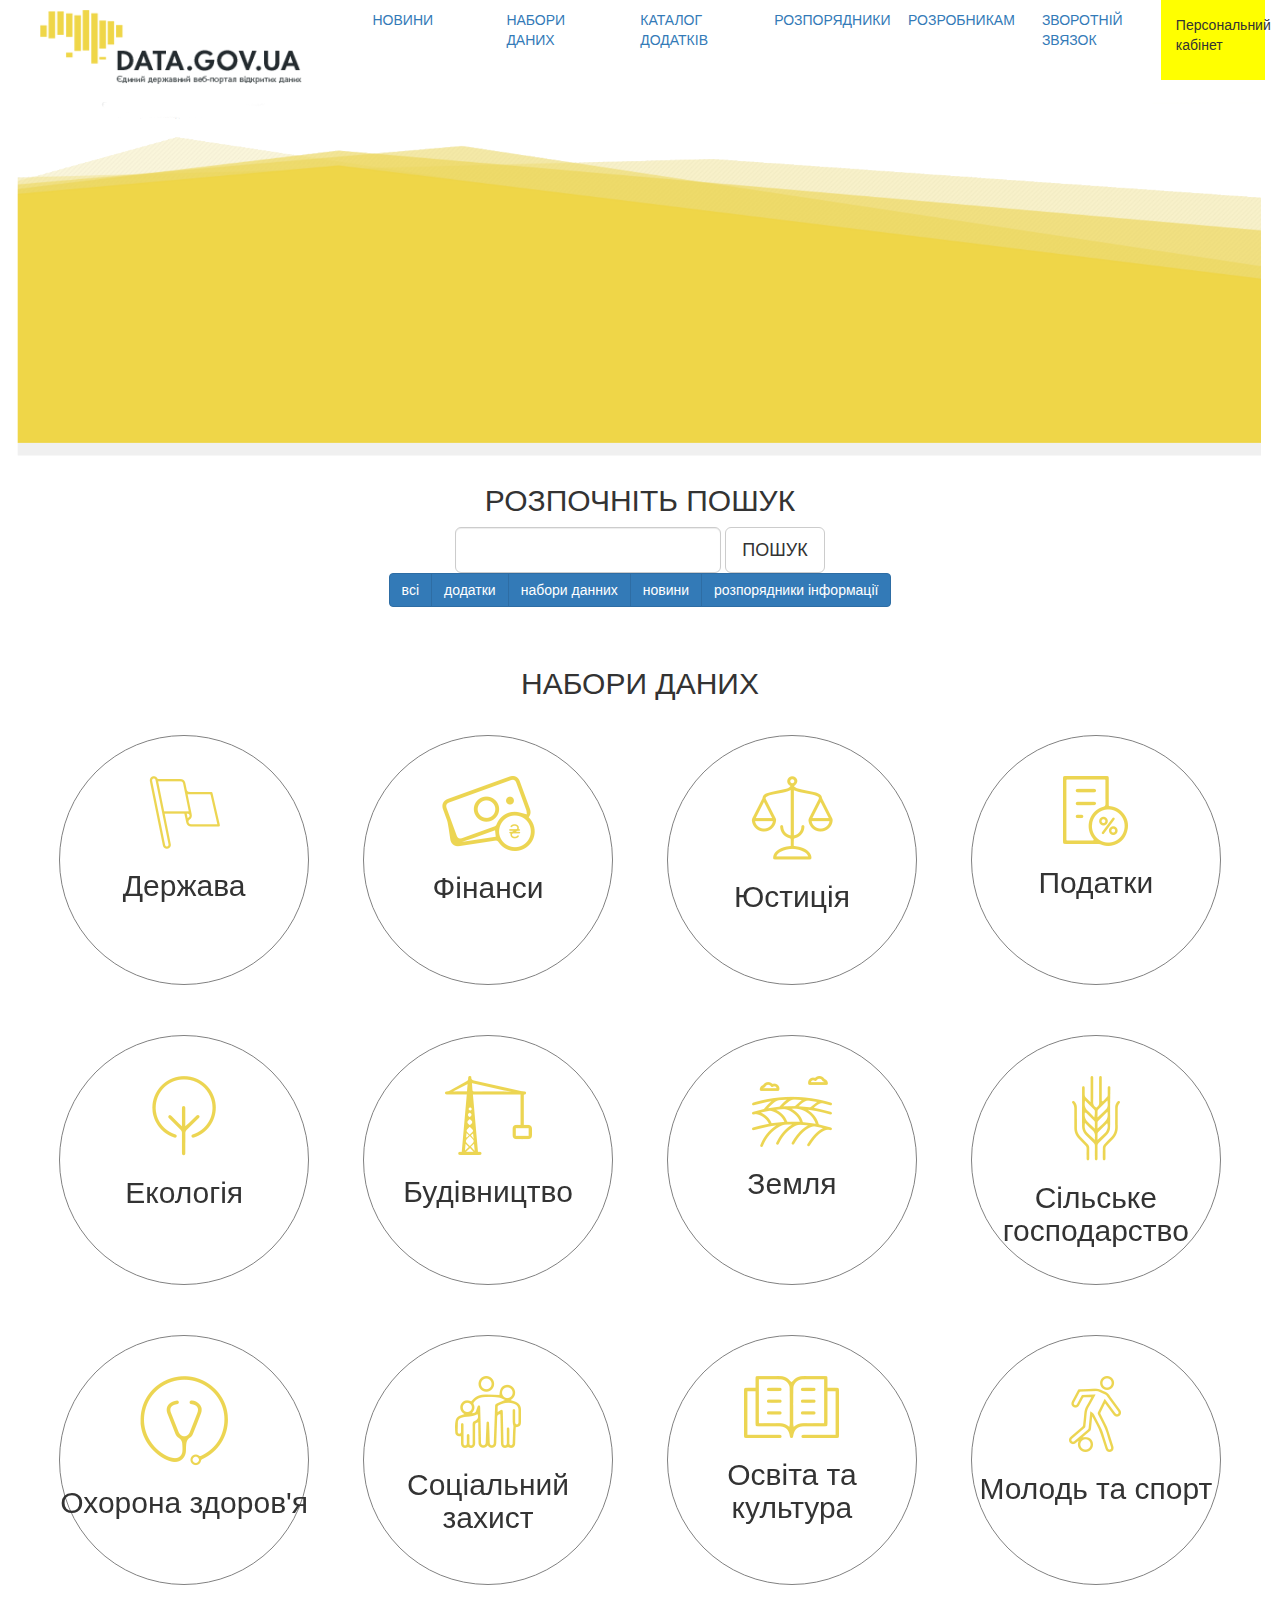
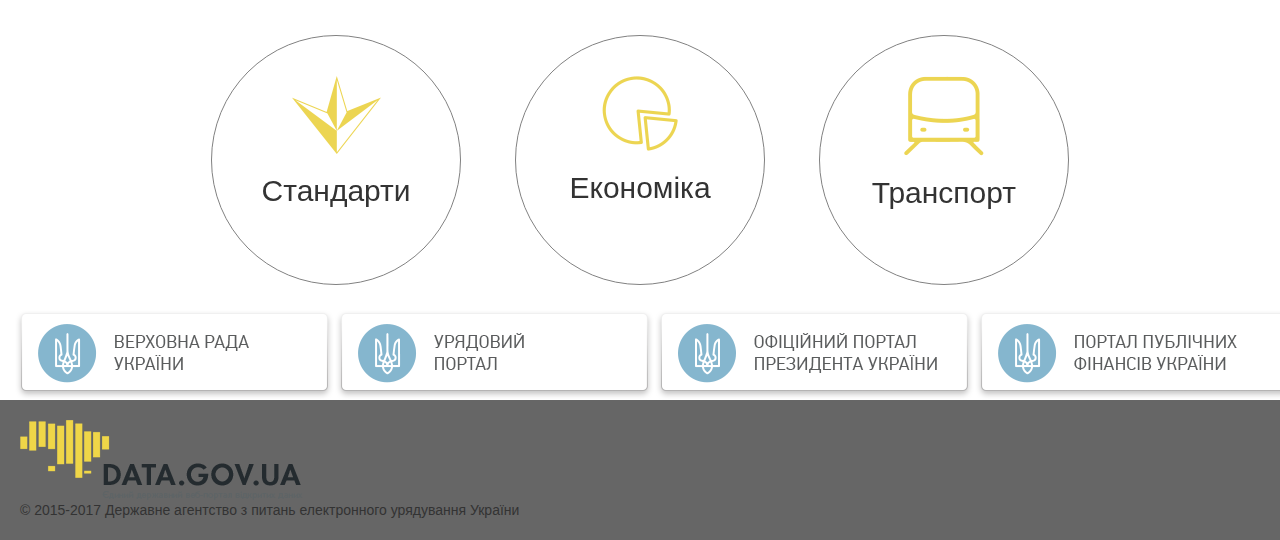
<file: olko/index.html>
<!DOCTYPE html>
<html lang="ua">
<head>
	<meta charset="utf-8" />
	<title>DATA.GOV</title>
	<link href="css/bootstrap.min.css" rel="stylesheet" media="screen">
	<link href="css/style.css" rel="stylesheet" media="screen">
	<script src="js/jquery.min.js"></script>
</head>
<body>
	<!--<div class="line"></div>-->
	<div class="container-fluid head">
			<div class="col-sm-3 col-md-3 col-lg-3 logo">
				<img class="img-responsive" src="img/logo.png">
			</div>
			<div class="col-sm-8 col-md-8 col-lg-8">
					<ul class="nav">
						<li class="col-sm-6 col-md-4 col-lg-2"><a><p>НОВИНИ</p></a></li>
						<li class="col-sm-6 col-md-4 col-lg-2"><a><p>НАБОРИ ДАНИХ</p></a></li>
						<li class="col-sm-6 col-md-4 col-lg-2"><a><p>КАТАЛОГ ДОДАТКІВ</p></a></li>
						<li class="col-sm-6 col-md-4 col-lg-2"><a><p>РОЗПОРЯДНИКИ</p></a></li>
						<li class="col-sm-6 col-md-4 col-lg-2"><a><p>РОЗРОБНИКАМ</p></a></li>
						<li class="col-sm-6 col-md-4 col-lg-2"><a><p>ЗВОРОТНІЙ ЗВЯЗОК</p></a></li>
					</ul>
			</div>
			<div class="col-sm-12 col-md-1 col-lg-1 sing-in">
				<div>
					<p>Персональний кабінет</p>
				</div>
			</div>

		<div class="row">
			<div class="col-sm-12 col-md-12 col-lg-12 image">
				<div class="trap"></div>
				<img class="img-responsive" src="img/back.png">
			</div>
		</div>

		<div class="row">
			<div class="col-sm-12 col-md-12 col-lg-12 search">
				<h2>РОЗПОЧНІТЬ ПОШУК</h2>
				<form class="form-inline">
					<div class="form-group">
						<input type="text" class="form-control input-lg" id="seaText">
						<button type="submit" class="btn btn-default btn-lg">ПОШУК</button>
					</div>
				</form>
				<div class="btn-group">
					<button type="button" class="btn btn-primary">всі</button>
					<button type="button" class="btn btn-primary">додатки</button>
					<button type="button" class="btn btn-primary">набори данних</button>
					<button type="button" class="btn btn-primary">новини</button>
					<button type="button" class="btn btn-primary">розпорядники інформації</button>
				</div>
			</div>
		</div>
		<div class="row">
			<div class="col-sm-12 col-md-12 col-lg-12 main">
				<h2>НАБОРИ ДАНИХ</h2>
				<div class="flip-container">
					<div class="flipper">
						<div class="front">
							<img src="img/dataset/state.png">
							<h2>Держава</h2>
						</div>
						<div class="back">
							<h2>320</h2>
						</div>
					</div>
				</div>
				<div class="flip-container">
					<div class="flipper">
						<div class="front">
							<img src="img/dataset/money.png">
							<h2>Фінанси</h2>
						</div>
						<div class="back">
							<h2>320</h2>
						</div>
					</div>
				</div>
				<div class="flip-container">
					<div class="flipper">
						<div class="front">
							<img src="img/dataset/low.png">
							<h2>Юстиція</h2>
						</div>
						<div class="back">
							<h2>320</h2>
						</div>
					</div>
				</div>
				<div class="flip-container">
					<div class="flipper">
						<div class="front">
							<img src="img/dataset/podatky.png">
							<h2>Податки</h2>
						</div>
						<div class="back">
							<h2>320</h2>
						</div>
					</div>
				</div>
				<div class="flip-container">
					<div class="flipper">
						<div class="front">
							<img src="img/dataset/ecology.png">
							<h2>Екологія</h2>
						</div>
						<div class="back">
							<h2>320</h2>
						</div>
					</div>
				</div>
				<div class="flip-container">
					<div class="flipper">
						<div class="front">
							<img src="img/dataset/byd.png">
							<h2>Будівництво</h2>
						</div>
						<div class="back">
							<h2>320</h2>
						</div>
					</div>
				</div>
				<div class="flip-container">
					<div class="flipper">
						<div class="front">
							<img src="img/dataset/earth.png">
							<h2>Земля</h2>
						</div>
						<div class="back">
							<h2>320</h2>
						</div>
					</div>
				</div>
				<div class="flip-container">
					<div class="flipper">
						<div class="front">
							<img src="img/dataset/sg.png">
							<h2>Сільське господарство</h2>
						</div>
						<div class="back">
							<h2>320</h2>
						</div>
					</div>
				</div>
				<div class="flip-container">
					<div class="flipper">
						<div class="front">
							<img src="img/dataset/health.png">
							<h2>Охорона здоров'я</h2>
						</div>
						<div class="back">
							<h2>320</h2>
						</div>
					</div>
				</div>
				<div class="flip-container">
					<div class="flipper">
						<div class="front">
							<img src="img/dataset/society.png">
							<h2>Соціальний захист</h2>
						</div>
						<div class="back">
							<h2>320</h2>
						</div>
					</div>
				</div>
				<div class="flip-container">
					<div class="flipper">
						<div class="front">
							<img src="img/dataset/education.png">
							<h2>Освіта та культура</h2>
						</div>
						<div class="back">
							<h2>320</h2>
						</div>
					</div>
				</div>
				<div class="flip-container">
					<div class="flipper">
						<div class="front">
							<img src="img/dataset/sport.png">
							<h2>Молодь та спорт</h2>
						</div>
						<div class="back">
							<h2>320</h2>
						</div>
					</div>
				</div>
				<div class="flip-container">
					<div class="flipper">
						<div class="front">
							<img src="img/dataset/standart.png">
							<h2>Стандарти</h2>
						</div>
						<div class="back">
							<h2>320</h2>
						</div>
					</div>
				</div>
				<div class="flip-container">
					<div class="flipper">
						<div class="front">
							<img src="img/dataset/economy.png">
							<h2>Економіка</h2>
						</div>
						<div class="back">
							<h2>320</h2>
						</div>
					</div>
				</div>
				<div class="flip-container">
					<div class="flipper">
						<div class="front">
							<img src="img/dataset/transport.png">
							<h2>Транспорт</h2>
						</div>
						<div class="back">
							<h2>320</h2>
						</div>
					</div>
				</div>
			</div>
		</div>

		<div class="row min">
			<script></script>
		</div>

		<div class="row">
			<div class="col-sm-6 col-md-4 col-lg-3">
				 <a href="http://www.kmu.gov.ua" target="_blank"><img src="img/d1.png"></a>
			</div>
			<div class="col-sm-6 col-md-4 col-lg-3">
				<a href="http://www.kmu.gov.ua" target="_blank"><img src="img/d2.png"></a>
			</div>
			<div class="col-sm-6 col-md-4 col-lg-3">
				<a href="http://www.kmu.gov.ua" target="_blank"><img src="img/d3.png"></a>
			</div>
			<div class="col-sm-6 col-md-4 col-lg-3">
				<a href="http://www.kmu.gov.ua" target="_blank"><img src="img/d4.png"></a>
			</div>
		</div>

		<div class="row">
			<div class="col-sm-12 col-md-12 col-lg-12 footer">
				<img src="img/logo.png">
				<div class="copyright">
					© 2015-2017 Державне агентство з питань електронного урядування України
				</div>
			</div>
		</div>
	</div>
	<script src="js/api.js"></script>
</body>
</html>
</file>
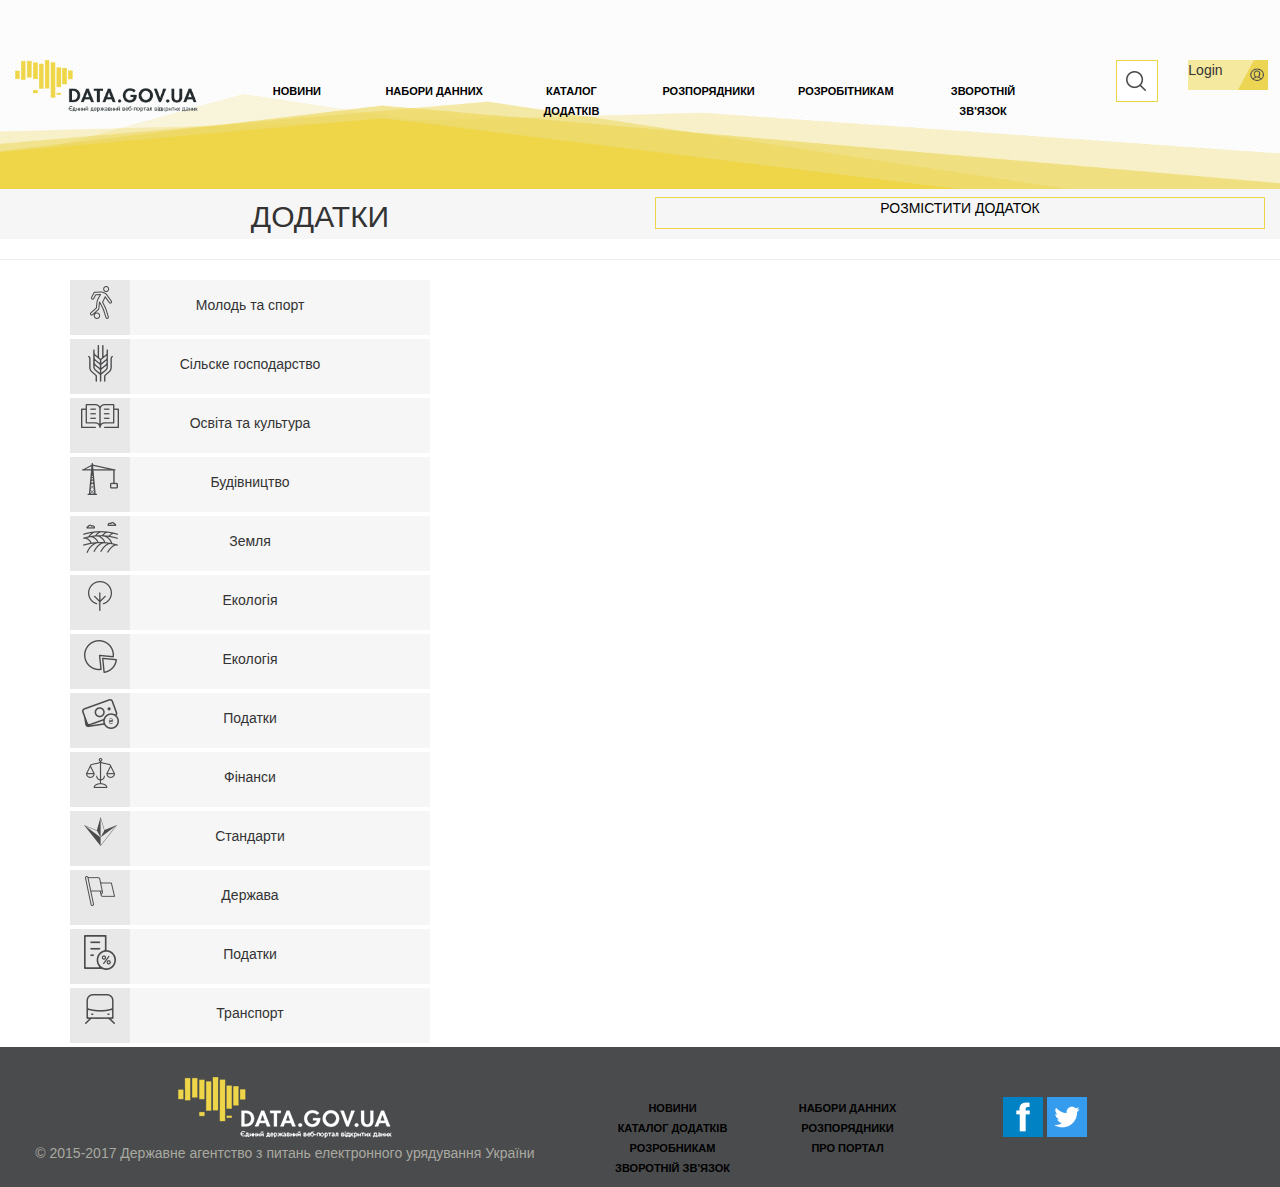
<file: ApplicationDirectory.html>
<!DOCTYPE html>
<html lang="en">
<head>
    <meta charset="UTF-8">
    <title>Title</title>
    <link rel="stylesheet" type="text/css" href="source/libs/bootstrap/css/bootstrap.css">
    <script src="source/libs/jquery/jquery-3.1.1.js"></script>
    <script src="source/libs/bootstrap/js/bootstrap.js"></script>
    <link rel="stylesheet" type="text/css" href="source/libs/bootstrap/css/bootstrap.css">
    <link rel="stylesheet" type="text/css" href="source/css/stayl-header.css">
    <link rel="stylesheet" type="text/css" href="source/css/stayl-footer.css">
    <link rel="stylesheet" type="text/css" href="source/css/stayl-dataSet.css">
</head>
<body>
<header>
    <div class="container-fluid">
        <div class="row">
            <a href="Index.html">
                <div class="col-md-2 col-xs-2 col-sm-2 logo">
                    <img src="source/img/logo.png">
                </div>
            </a>
            <div class="col-md-8 col-xs-8 col-sm-8 NavBarTop ">

                <ul>
                    <li class="col-md-2 col-sm-4 col-xs-11"><a href="News.html">новини</a></li>
                    <li class="col-md-2 col-sm-4 col-xs-11"><a href="DataSets.html">набори данних</a></li>
                    <li class="col-md-2 col-sm-4 col-xs-11"><a href="ApplicationDirectory.html">каталог додатків</a></li>
                    <li class="col-md-2 col-sm-4 col-xs-11"><a href="#">розпорядники</a></li>
                    <li class="col-md-2 col-sm-4 col-xs-11"><a href="Develop.html">розробітникам</a></li>
                    <li class="col-md-2 col-sm-4 col-xs-11"><a href="#">зворотній зв'язок</a></li>
                </ul>

            </div>
            <div class="col-md-1 col-xs-1 col-sm-1 Search">
                <form>
                    <input type="search">
                </form>

            </div>
            <div class="col-md-1 col-xs-1 col-sm-1">
                <div class="login">
                    <div><p>Login</p></div>
                    <div> <img src="source/img/login.png"></div>
                </div>
            </div>
        </div>
    </div>
</header>
<div class="band">
    <div class="col-md-6 col-xs-6 col-sm-6 dod">
        <h2>ДОДАТКИ</h2></div>
<div class="col-md-6 col-xs-6 col-sm-6">
    <a>
        <div class="clik">
            <p>РОЗМІСТИТИ ДОДАТОК</p>
        </div>
    </a>
</div>
</div>


<hr>
<div class="allbar">
    <div class="container">
        <div class="row">
            <div class="col-md-4 col-xs-5 col-sm-4">
                <div class="textBar">
                    <div class="lebBar">
                        <img src="source/img/data/1.png">
                    </div>
                    <p>Молодь та спорт</p>
                </div>
                <div class="textBar">
                    <div class="lebBar">
                        <img src="source/img/data/2.png">
                    </div>
                    <p>Сільске господарство</p>
                </div>
                <div class="textBar">
                    <div class="lebBar">
                        <img src="source/img/data/3.png">
                    </div>
                    <p>Освіта та культура</p>
                </div>
                <div class="textBar">
                    <div class="lebBar">
                        <img src="source/img/data/4.png">
                    </div>
                    <p>Будівництво</p>
                </div>
                <div class="textBar">
                    <div class="lebBar">
                        <img src="source/img/data/5.png">
                    </div>
                    <p>Земля</p>
                </div>
                <div class="textBar">
                    <div class="lebBar">
                        <img src="source/img/data/6.png">
                    </div>
                    <p>Екологія</p>
                </div>
                <div class="textBar">
                    <div class="lebBar">
                        <img src="source/img/data/7.png">
                    </div>
                    <p>Екологія</p>
                </div>
                <div class="textBar">
                    <div class="lebBar">
                        <img src="source/img/data/8.png">
                    </div>
                    <p>Податки</p>
                </div>
                <div class="textBar">
                    <div class="lebBar">
                        <img src="source/img/data/9.png">
                    </div>
                    <p>Фінанси</p>
                </div>
                <div class="textBar">
                    <div class="lebBar">
                        <img src="source/img/data/12.png">
                    </div>
                    <p>Стандарти</p>
                </div>
                <div class="textBar">
                    <div class="lebBar">
                        <img src="source/img/data/13.png">
                    </div>
                    <p>Держава</p>
                </div>
                <div class="textBar">
                    <div class="lebBar">
                        <img src="source/img/data/14.png">
                    </div>
                    <p>Податки</p>
                </div>
                <div class="textBar">
                    <div class="lebBar">
                        <img src="source/img/data/15.png">
                    </div>
                    <p>Транспорт</p>
                </div>
            </div>


        </div>
    </div>
</div>
<footer>
    <div class="row footer container">
        <div class="col-md-6 logoBot">
            <img src="source/img/logo2.png">
            <p>© 2015-2017 Державне агентство з питань електронного урядування України</p>
        </div>
        <div class="footerBar col-md-4">
            <ul class="col-md-6 col-xs-6 col-sm-6">
                <li><a href="eror.html" >НОВИНИ </a></li>
                <li><a href="eror.html">КАТАЛОГ ДОДАТКІВ</a></li>
                <li><a href="eror.html">РОЗРОБНИКАМ</a></li>
                <li><a href="eror.html">ЗВОРОТНІЙ ЗВ'ЯЗОК</a></li>
            </ul>
            <ul class="col-md-6 col-xs-6 col-sm-6">
                <li><a href="eror.html">НАБОРИ ДАННИХ</a></li>
                <li><a href="eror.html">РОЗПОРЯДНИКИ</a></li>
                <li><a href="eror.html">ПРО ПОРТАЛ</a></li>
            </ul>
        </div>
        <div class="col-md-2 iconFot">
            <img src="source/img/foter/w512h5121347464873Facebookalt4.png">
            <img src="source/img/foter/w512h5121347464932TwitterNEW.png">
        </div>
    </div>
</footer>
</body>
</html>
</file>
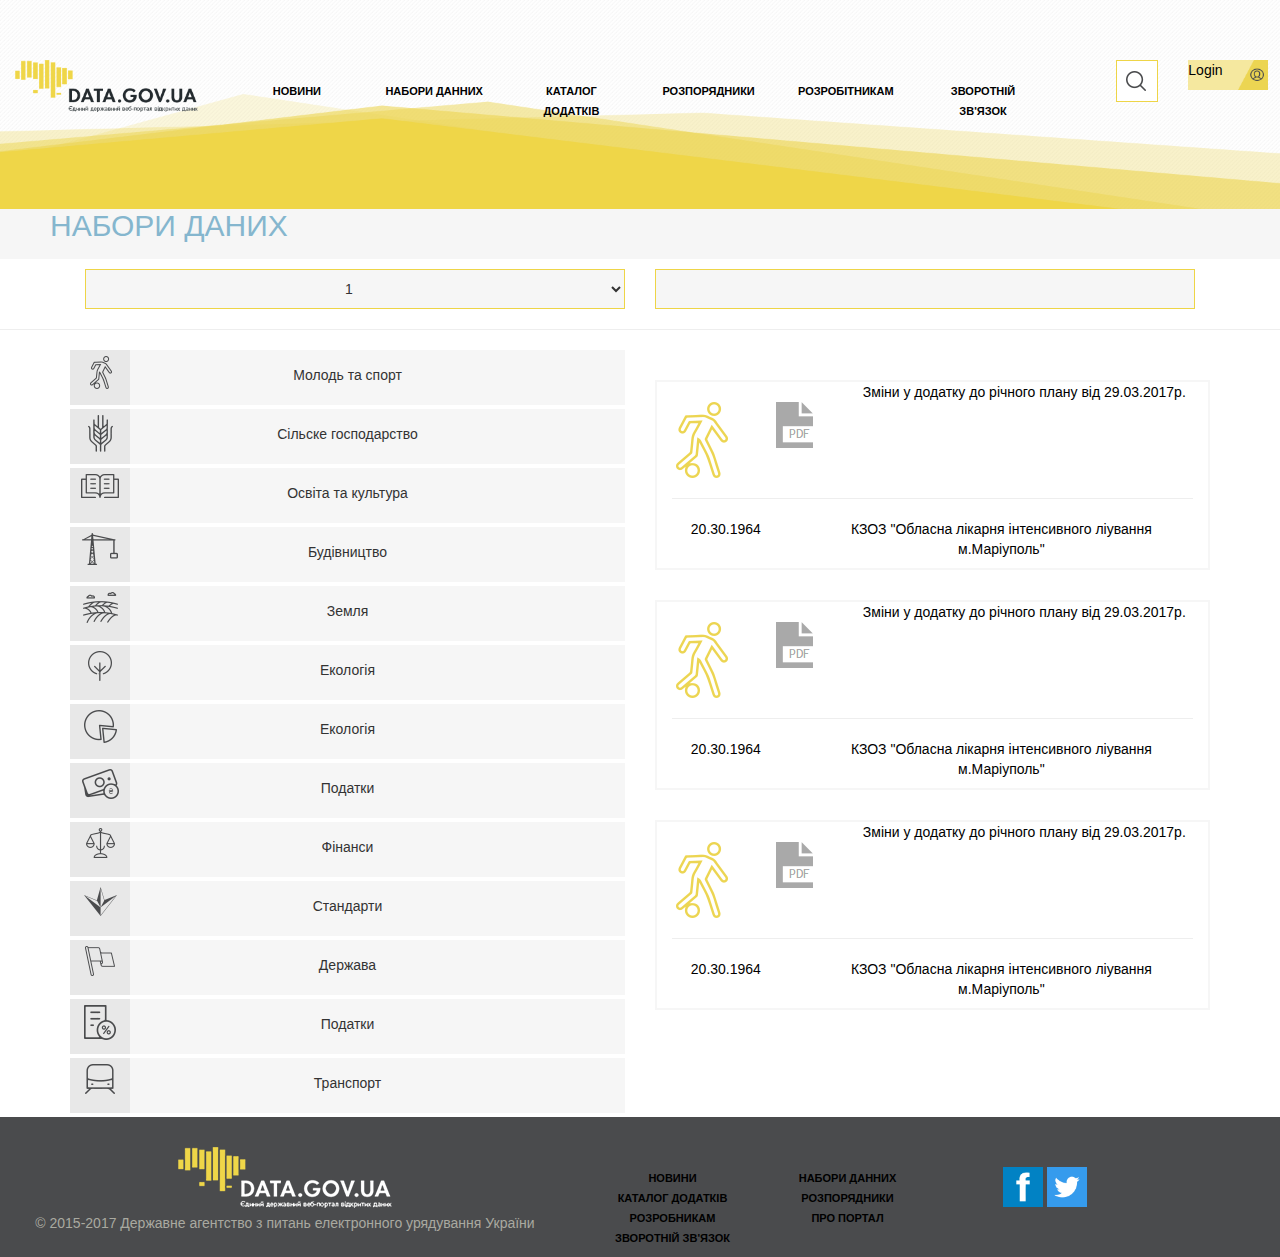
<file: DataSets.html>
<!DOCTYPE html>
<html lang="en">
<head>
    <meta charset="UTF-8">
    <title>Title</title>
    <link rel="stylesheet" type="text/css" href="source/libs/bootstrap/css/bootstrap.css">
    <script src="source/libs/jquery/jquery-3.1.1.js"></script>
    <script src="source/libs/bootstrap/js/bootstrap.js"></script>
    <link rel="stylesheet" type="text/css" href="source/libs/bootstrap/css/bootstrap.css">
    <link rel="stylesheet" type="text/css" href="source/css/stayl-header.css">
    <link rel="stylesheet" type="text/css" href="source/css/stayl-footer.css">
    <link rel="stylesheet" type="text/css" href="source/css/stayl-dataSet.css">
</head>
<body>
<header>
    <div class="container-fluid">
        <div class="row">
            <a href="Index.html">
                <div class="col-md-2 col-xs-2 col-sm-2 logo">
                    <img src="source/img/logo.png">
                </div>
            </a>
            <div class="col-md-8 col-xs-8 col-sm-8 NavBarTop ">

                <ul>
                    <li class="col-md-2 col-sm-4 col-xs-11"><a href="News.html">новини</a></li>
                    <li class="col-md-2 col-sm-4 col-xs-11"><a href="DataSets.html">набори данних</a></li>
                    <li class="col-md-2 col-sm-4 col-xs-11"><a href="ApplicationDirectory.html">каталог додатків</a></li>
                    <li class="col-md-2 col-sm-4 col-xs-11"><a href="#">розпорядники</a></li>
                    <li class="col-md-2 col-sm-4 col-xs-11"><a href="Develop.html">розробітникам</a></li>
                    <li class="col-md-2 col-sm-4 col-xs-11"><a href="#">зворотній зв'язок</a></li>
                </ul>

            </div>

            <div class="col-md-1 col-xs-1 col-sm-1 Search">
                <form>
                    <input type="search">
                </form>

            </div>

            <div class="col-md-1 col-xs-1 col-sm-1">
                <a href="myhome">
                <div class="login">
                    <div><p>Login</p></div>
                    <div> <img src="source/img/login.png"></div>
                </div>
                </a>
            </div>
        </div>
    </div>
</header>


<div class="band"> <h2>НАБОРИ ДАНИХ</h2> </div>
<div class="container head">
    <div class="col-md-6 col-xs-6 col-sm-6">
        <select class="control">
        <option>1</option>
        <option>2</option>
        <option>3</option>
        <option>4</option>
        <option>5</option>
    </select></div>
    <div class="col-md-6 col-xs-6 col-sm-6">
        <form>
            <input class="search1" type="sain">
        </form>
    </div>
</div>


<hr>
<div class="allbar">
    <div class="container">
        <div class="row">
            <div class="col-md-6 col-xs-6 col-sm-6">
                <div class="textBar">
                    <div class="lebBar">
                        <img src="source/img/data/1.png">
                    </div>
                    <p>Молодь та спорт</p>
                </div>
                <div class="textBar">
                    <div class="lebBar">
                        <img src="source/img/data/2.png">
                    </div>
                    <p>Сільске господарство</p>
                </div>
                <div class="textBar">
                    <div class="lebBar">
                        <img src="source/img/data/3.png">
                    </div>
                    <p>Освіта та культура</p>
                </div>
                <div class="textBar">
                    <div class="lebBar">
                        <img src="source/img/data/4.png">
                    </div>
                    <p>Будівництво</p>
                </div>
                <div class="textBar">
                    <div class="lebBar">
                        <img src="source/img/data/5.png">
                    </div>
                    <p>Земля</p>
                </div>
                <div class="textBar">
                    <div class="lebBar">
                        <img src="source/img/data/6.png">
                    </div>
                    <p>Екологія</p>
                </div>
                <div class="textBar">
                    <div class="lebBar">
                        <img src="source/img/data/7.png">
                    </div>
                    <p>Екологія</p>
                </div>
                <div class="textBar">
                    <div class="lebBar">
                        <img src="source/img/data/8.png">
                    </div>
                    <p>Податки</p>
                </div>
                <div class="textBar">
                    <div class="lebBar">
                        <img src="source/img/data/9.png">
                    </div>
                    <p>Фінанси</p>
                </div>
                <div class="textBar">
                    <div class="lebBar">
                        <img src="source/img/data/12.png">
                    </div>
                    <p>Стандарти</p>
                </div>
                <div class="textBar">
                    <div class="lebBar">
                        <img src="source/img/data/13.png">
                    </div>
                    <p>Держава</p>
                </div>
                <div class="textBar">
                    <div class="lebBar">
                        <img src="source/img/data/14.png">
                    </div>
                    <p>Податки</p>
                </div>
                <div class="textBar">
                    <div class="lebBar">
                        <img src="source/img/data/15.png">
                    </div>
                    <p>Транспорт</p>
                </div>
            </div>
            <div class="col-md-6 col-xs-6 col-sm-6">
                <div class="containerNews">
                    <div class="col-md-2 col-xs-2 col-sm-2">
                        <img src="source/img/index/1.png">
                    </div>
                    <div class="col-md-2 col-xs-2 col-sm-2">
                        <img src="source/img/PDF.png">
                    </div>
                    <div class="col-md-8 col-xs-8 col-sm-8">
                        <a>Зміни у додатку до річного плану від 29.03.2017р.</a>
                    </div>
                    <div class="col-md-12 col-xs-12 col-sm-12">
                        <hr>
                    </div>
                    <div class="col-md-3 col-xs-3 col-sm-3 data">
                        <a>20.30.1964</a>
                    </div>
                    <div class="col-md-9 col-xs-9 col-sm-9">
                        <a>КЗОЗ "Обласна лікарня інтенсивного ліування м.Маріуполь"</a>
                    </div>

                </div>
            </div>
            <div class="col-md-6 col-xs-6 col-sm-6">
                <div class="containerNews">
                    <div class="col-md-2">
                        <img src="source/img/index/1.png">
                    </div>
                    <div class="col-md-2">
                        <img src="source/img/PDF.png">
                    </div>
                    <div class="col-md-8">
                        <a>Зміни у додатку до річного плану від 29.03.2017р.</a>
                    </div>
                    <div class="col-md-12">
                        <hr>
                    </div>
                    <div class="col-md-3 data">
                        <a>20.30.1964</a>
                    </div>
                    <div class="col-md-9">
                        <a>КЗОЗ "Обласна лікарня інтенсивного ліування м.Маріуполь"</a>
                    </div>

                </div>
            </div>
            <div class="col-md-6 col-xs-6 col-sm-6">
                <div class="containerNews">
                    <div class="col-md-2">
                        <img src="source/img/index/1.png">
                    </div>
                    <div class="col-md-2">
                        <img src="source/img/PDF.png">
                    </div>
                    <div class="col-md-8">
                        <a>Зміни у додатку до річного плану від 29.03.2017р.</a>
                    </div>
                    <div class="col-md-12">
                        <hr>
                    </div>
                    <div class="col-md-3 data">
                        <a>20.30.1964</a>
                    </div>
                    <div class="col-md-9">
                        <a>КЗОЗ "Обласна лікарня інтенсивного ліування м.Маріуполь"</a>
                    </div>

                </div>
            </div>

        </div>
    </div>
</div>
<footer>
    <div class="row footer container">
        <div class="col-md-6 logoBot">
            <img src="source/img/logo2.png">
            <p>© 2015-2017 Державне агентство з питань електронного урядування України</p>
        </div>
        <div class="footerBar col-md-4">
            <ul class="col-md-6 col-xs-6 col-sm-6">
                <li><a href="eror.html" >НОВИНИ </a></li>
                <li><a href="eror.html">КАТАЛОГ ДОДАТКІВ</a></li>
                <li><a href="eror.html">РОЗРОБНИКАМ</a></li>
                <li><a href="eror.html">ЗВОРОТНІЙ ЗВ'ЯЗОК</a></li>
            </ul>
            <ul class="col-md-6 col-xs-6 col-sm-6">
                <li><a href="eror.html">НАБОРИ ДАННИХ</a></li>
                <li><a href="eror.html">РОЗПОРЯДНИКИ</a></li>
                <li><a href="eror.html">ПРО ПОРТАЛ</a></li>
            </ul>
        </div>
        <div class="col-md-2 iconFot">
            <img src="source/img/foter/w512h5121347464873Facebookalt4.png">
            <img src="source/img/foter/w512h5121347464932TwitterNEW.png">
        </div>
    </div>
</footer>
</body>
</html>
</file>
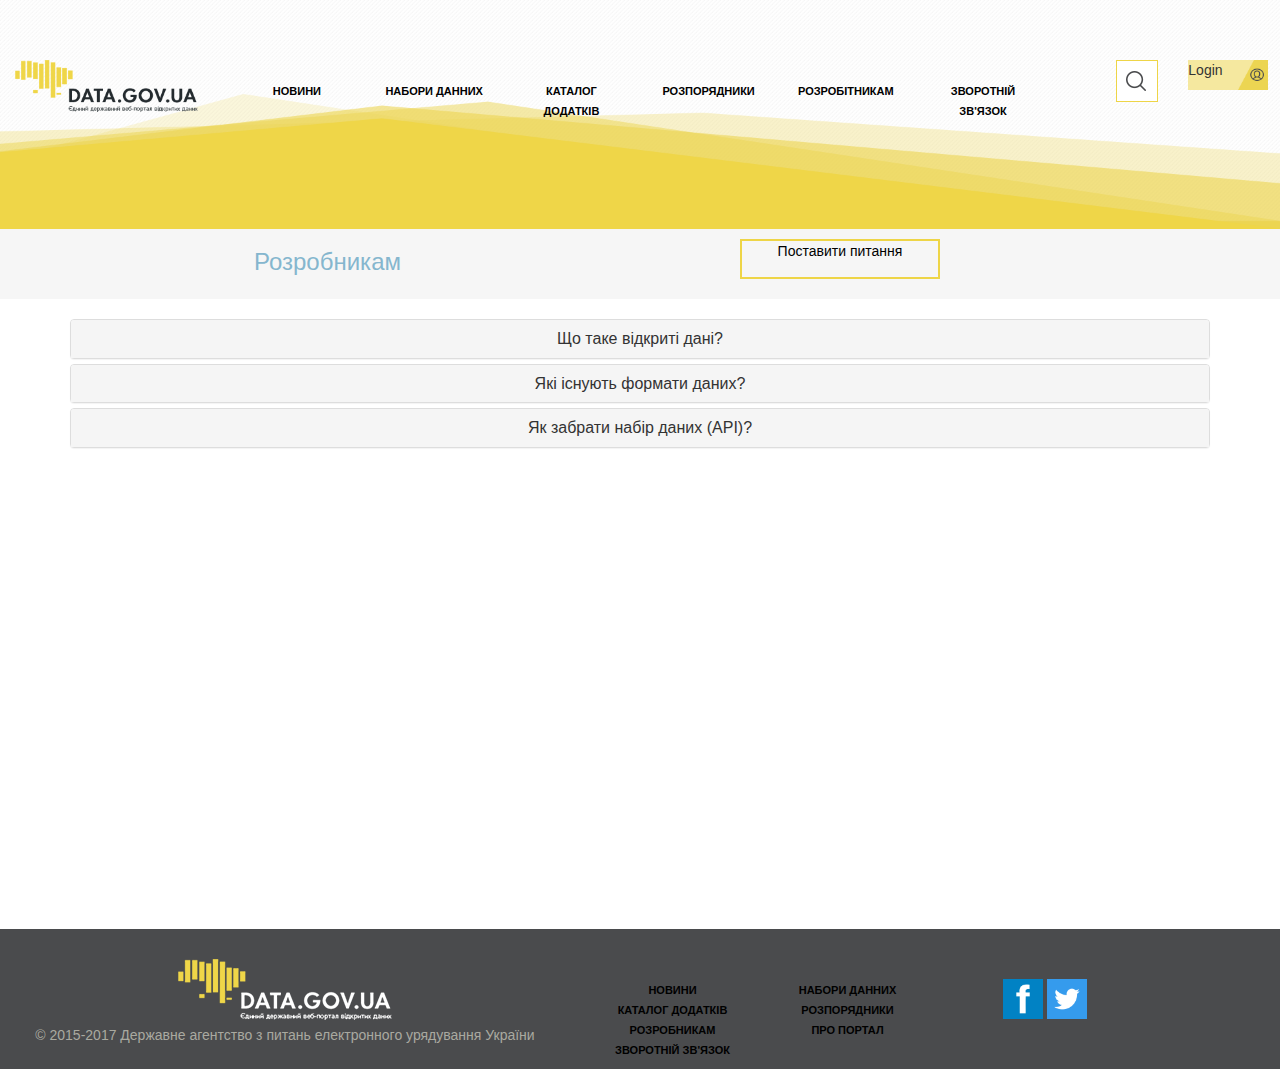
<file: Develop.html>
<!DOCTYPE html>
<html lang="en">
<head>
    <meta charset="UTF-8">
    <title>Title</title>
    <script src="source/libs/jquery/jquery-3.1.1.js"></script>
    <script src="source/libs/bootstrap/js/bootstrap.js"></script>
    <link rel="stylesheet" type="text/css" href="source/libs/bootstrap/css/bootstrap.css">
    <link rel="stylesheet" type="text/css" href="source/css/stayl-header.css">
    <link rel="stylesheet" type="text/css" href="source/css/stayl-footer.css">
    <link rel="stylesheet" type="text/css" href="source/css/stayl-develop.css">

</head>
<body>
<header>
    <div class="container-fluid">
        <div class="row">
            <a href="Index.html">
                <div class="col-md-2 col-xs-2 col-sm-2 logo">
                    <img src="source/img/logo.png">
                </div>
            </a>
            <div class="col-md-8 col-xs-8 col-sm-8 NavBarTop ">

                <ul>
                    <li class="col-md-2 col-sm-4 col-xs-11"><a href="News.html">новини</a></li>
                    <li class="col-md-2 col-sm-4 col-xs-11"><a href="DataSets.html">набори данних</a></li>
                    <li class="col-md-2 col-sm-4 col-xs-11"><a href="ApplicationDirectory.html">каталог додатків</a></li>
                    <li class="col-md-2 col-sm-4 col-xs-11"><a href="#">розпорядники</a></li>
                    <li class="col-md-2 col-sm-4 col-xs-11"><a href="Develop.html">розробітникам</a></li>
                    <li class="col-md-2 col-sm-4 col-xs-11"><a href="#">зворотній зв'язок</a></li>
                </ul>

            </div>
            <div class="col-md-1 col-xs-1 col-sm-1 Search">
                <form>
                    <input type="search">
                </form>

            </div>
            <div class="col-md-1 col-xs-1 col-sm-1">
                <div class="login">
                    <div><p>Login</p></div>
                    <div> <img src="source/img/login.png"></div>
                </div>
            </div>
        </div>
    </div>
</header>


<div class="all">
    <div class="container develop">
        <div class="col-md-6 col-xs-6 col-sm-6"> <h3>Розробникам</h3></div>
        <div class="col-md-6 col-xs-6 col-sm-6 qvest"><a>Поставити питання</a></div>
    </div>


    <div class="container cont">
        <div class="panel-group" id="accordion">
            <!-- 1 панель -->
            <div class="panel panel-default">
                <!-- Заголовок 1 панели -->
                <div class="panel-heading">
                    <h4 class="panel-title">
                        <a data-toggle="collapse" data-parent="#accordion" href="#collapseOne">Що таке відкриті дані?</a>
                    </h4>
                </div>
                <div id="collapseOne" class="panel-collapse collapse">
                    <!-- Содержимое 1 панели -->
                    <div class="panel-body">
                        <p>Закон України «Про доступ до публічної інформації» № 2939-VI від 13.01.2011 регламентує питання відкритих даних наступним чином:

                            Публічна інформація у формі відкритих даних - це публічна інформація у форматі, що дозволяє її автоматизоване оброблення електронними засобами, вільний та безоплатний доступ до неї, а також її подальше використання.

                            Розпорядники інформації зобов’язані надавати публічну інформацію у формі відкритих даних на запит, оприлюднювати і регулярно оновлювати її на єдиному державному веб-порталі відкритих даних та на своїх веб-сайтах.

                            Публічна інформація у формі відкритих даних є дозволеною для її подальшого вільного використання та поширення.

                            Будь-яка особа може вільно копіювати, публікувати, поширювати, використовувати, у тому числі в комерційних цілях, у поєднанні з іншою інформацією або шляхом включення до складу власного продукту, публічну інформацію у формі відкритих даних з обов’язковим посиланням на джерело отримання такої інформації.</p>
                    </div>
                </div>
            </div>
            <!-- 2 панель -->
            <div class="panel panel-default">
                <!-- Заголовок 2 панели -->
                <div class="panel-heading">
                    <h4 class="panel-title">
                        <a data-toggle="collapse" data-parent="#accordion" href="#collapseTwo">Які існують формати даних?</a>
                    </h4>
                </div>
                <div id="collapseTwo" class="panel-collapse collapse">
                    <!-- Содержимое 2 панели -->
                    <div class="panel-body">
                        <p>Відповідно до Положення про набори даних, які підлягають оприлюдненню у формі відкритих даних, затвердженого постановою Кабінету Міністрів України від 21.10.2015 № 835 визначено наступні

                            формати для оприлюднення публічної інформації у формі відкритих даних:

                            Текстові дані TXT, RTF, ODT*, DOC(X), PDF (з текстовим змістом, не скановане зображення), (X)HTML*

                            Структуровані дані RDF*, XML*, JSON*, CSV*, XLS(X), ODS *, YAML*

                            Графічні дані GIF*, TIFF, JPG (JPEG)*, PNG*

                            Відеодані MPEG, MKV, AVI, FLV, MKS,MK3D

                            Аудіодані MP3, WAV, MKA

                            Дані, розроблені з використанням програми Macromedia Flash SWF, FLV

                            Архів даних ZIP*, 7z*, Gzip*, Bzip2*

                            При створенні нових наборів даних забезпечується використання відкритих форматів даних (формати, позначені * у таблиці) та структурованих даних (формати RDF, XML, JSON, CSV).
                        </p>
                    </div>
                </div>
            </div>
            <!-- 3 панель -->
            <div class="panel panel-default">
                <!-- Заголовок 3 панели -->
                <div class="panel-heading">
                    <h4 class="panel-title">
                        <a data-toggle="collapse" data-parent="#accordion" href="#collapseThree">Як забрати набір даних (API)?</a>
                    </h4>
                </div>
                <div id="collapseThree" class="panel-collapse collapse">
                    <!-- Содержимое 3 панели -->
                    <div class="panel-body">
                        <p>Для того, щоб отримати файл в форматі xml, необхідно перейти за посиланням та вказати “Ідентифікаційний номер” набору даних, який відображається при відкритті обраного набору даних, а також номер ревізії, якщо необхідно отримати попередню версію набору даних:

                            data.gov.ua/view-dataset/dataset?dataset-id=ідентифікаційний номер набору даних&revison-id=номер ревізії.



                            Для того, щоб забрати файл в форматі json, необхідно перейти за посиланням та вказати “Ідентифікаційний номер” набору даних, який відображається при відкритті обраного набору даних, а також номер ревізії, якщо необхідно отримати попередню версію набору даних:

                            data.gov.ua/view-dataset/dataset.json?dataset-id=ідентифікаційний номер набору даних&revison-id=номер ревії.



                            Якщо 'revison-id' не передавати, то поверне останній варіант набору даних.</p>
                    </div>
                </div>
            </div>
        </div>
    </div>
</div>
<!-- конец -->

<footer>
    <div class="row footer container">
            <div class="col-md-6 logoBot">
                <img src="source/img/logo2.png">
                <p>© 2015-2017 Державне агентство з питань електронного урядування України</p>
            </div>
            <div class="footerBar col-md-4">
                <ul class="col-md-6 col-xs-6">
                    <li><a href="eror.html" >НОВИНИ </a></li>
                    <li><a href="eror.html">КАТАЛОГ ДОДАТКІВ</a></li>
                    <li><a href="eror.html">РОЗРОБНИКАМ</a></li>
                    <li><a href="eror.html">ЗВОРОТНІЙ ЗВ'ЯЗОК</a></li>
                </ul>
                <ul class="col-md-6 col-xs-6">
                    <li><a href="eror.html">НАБОРИ ДАННИХ</a></li>
                    <li><a href="eror.html">РОЗПОРЯДНИКИ</a></li>
                    <li><a href="eror.html">ПРО ПОРТАЛ</a></li>
                </ul>
            </div>
            <div class="col-md-2 iconFot">
                <img src="source/img/foter/w512h5121347464873Facebookalt4.png">
                <img src="source/img/foter/w512h5121347464932TwitterNEW.png">
        </div>
    </div>
</footer>
</body>
</html>
</file>
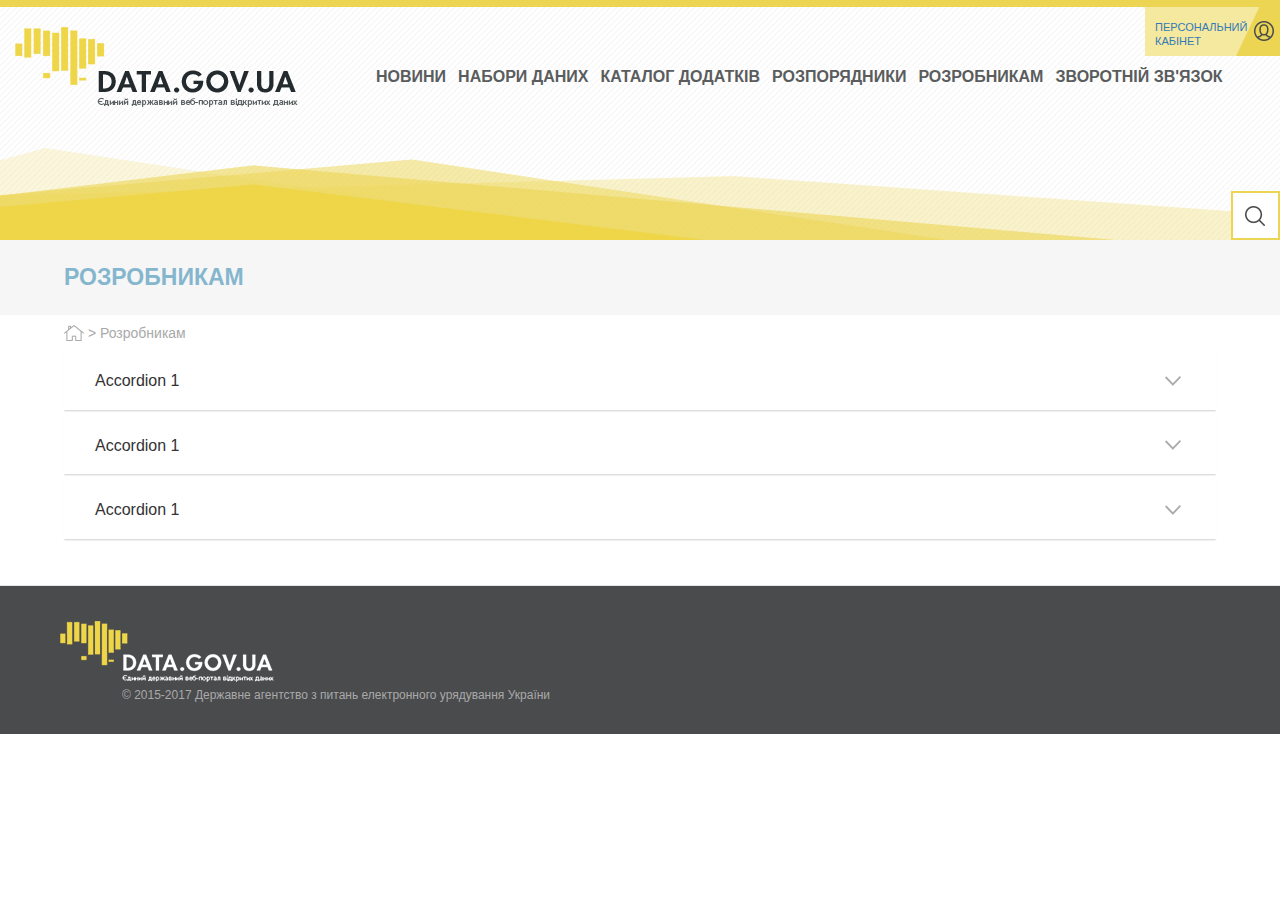
<file: developers.html>
<!DOCTYPE html>
<html lang="en">
<head>
    <meta charset="UTF-8">
    <title>webApi - developers</title>
    <link rel="stylesheet" href="source/css/bootstrap.css">
    <link rel="stylesheet" href="source/css/style.css">
    <script type="text/javascript" src="/source/js/script.js"></script>
    <script type="text/javascript" src="/source/js/jquery-3.2.0.min.js"></script>
    <script type="text/javascript" src="/source/js/bootstrap.js"></script>
</head>
<body>
    <header id="navbar" class="header-pages col-xs-12">
<div class="header-region">
    <div id="mainlogo" class="col-sm-5 col-md-4 col-xs-4 col-lg-3">
        <a class="logo" href="/" title="Головна">
            <img src="source/img/logo.png" alt="Головна">
        </a>
    </div>
    <div id="menu" class="col-sm-6 col-md-6 col-xs-6 col-lg-9">
        <ul class="menu nav">
            <li class="col-xs-12 col-sm-6 col-md-4 col-lg- first leaf menu-mlid-619"><a href="news.html" title="">Новини</a></li>
            <li class="col-xs-12 col-sm-6 col-md-4 col-lg- leaf menu-mlid-885"><a href="/datasets" title="">Набори даних</a></li>
            <li class="col-xs-12 col-sm-6 col-md-4 col-lg- leaf menu-mlid-621"><a href="/applications" title="">Каталог додатків</a></li>
            <li class="col-xs-12 col-sm-6 col-md-4 col-lg- leaf menu-mlid-622"><a href="/providers-info" title="">Розпорядники</a></li>
            <li class="col-xs-12 col-sm-6 col-md-4 col-lg- leaf menu-mlid-1046"><a href="developers.html">Розробникам</a></li>
            <li class="col-xs-12 col-sm-6 col-md-4 col-lg- last leaf menu-mlid-889"><a href="feedback.html">Зворотній зв'язок</a></li>
        </ul>
    </div>
    <div id="login" class="col-sm-1 col-md-2 col-xs-2">
        <ul class="menu nav">
            <li class="first last leaf menu-mlid-891">
                <a href="/user" title="">Персональний кабінет</a>
            </li>
        </ul>
    </div>
</div>
</header>
    <input placeholder="Які дані шукаєш?" onmouseover="searchhover()" onmouseout="searchout()" onfocus="searchfocus()" onblur="searchblur()" class="my-search" type="text" name="search" value="" size="30" maxlength="128" autocomplete="off">
    <div class="page-type">
        <h1>Розробникам</h1>
    </div>
    <div class="region-breadcrumb">
        <div class="custom-container">
            <div class="breadcrumb">
                <a href="/">Головна</a> &gt; <span class="node-title">Розробникам</span>
            </div>
        </div>
    </div>
    <div class="row-accordion">
            <div id="accordion" class="panel-group">
                <div class="panel panel-default">
                    <div class="panel-heading accord1" onclick="accordionClick1()">
                        <h4 class="panel-title">
                            <a href="#collapse-1" data-toggle="collapse">Accordion 1</a>
                        </h4>
                    </div>
                    <div id="collapse-1" class="panel-collapse collapse">
                        <div class="panel-body">
                            <p> Lorem loremovich Lorem loremovich  Lorem loremovich Lorem loremovich Lorem loremovich Lorem loremovich Lorem loremovich Lorem loremovich Lorem loremovich Lorem loremovich Lorem loremovich Lorem loremovich</p>
                        </div>
                    </div>
                </div>
                <div class="panel panel-default">
                    <div class="panel-heading accord2" onclick="accordionClick2()">
                        <h4 class="panel-title">
                            <a href="#collapse-2" data-toggle="collapse">Accordion 1</a>
                        </h4>
                    </div>
                    <div id="collapse-2" class="panel-collapse collapse">
                        <div class="panel-body">
                            <p> Lorem loremovich Lorem loremovich  Lorem loremovich Lorem loremovich Lorem loremovich Lorem loremovich Lorem loremovich Lorem loremovich Lorem loremovich Lorem loremovich Lorem loremovich Lorem loremovich</p>
                        </div>
                    </div>
                </div>
                <div class="panel panel-default">
                    <div class="panel-heading accord3" onclick="accordionClick3()">
                        <h4 class="panel-title">
                            <a href="#collapse-3" data-toggle="collapse">Accordion 1</a>
                        </h4>
                    </div>
                    <div id="collapse-3" class="panel-collapse collapse">
                        <div class="panel-body">
                            <p> Lorem loremovich Lorem loremovich  Lorem loremovich Lorem loremovich Lorem loremovich Lorem loremovich Lorem loremovich Lorem loremovich Lorem loremovich Lorem loremovich Lorem loremovich Lorem loremovich</p>
                        </div>
                    </div>
                </div>
            </div>
    </div>

    <footer class="footer">
        <div class="logo-copyright">
            <div class="logo-footer name-site">
                <a class="logo-footer" href="/" title="Головна">
                    <img src="/source/img/logo2.png" alt="Головна">
                </a>
            </div>
            <div class="copyright">
                © 2015-2017 Державне агентство з питань електронного урядування України		</div>
        </div>

    </footer>
</body>
</html>
</file>
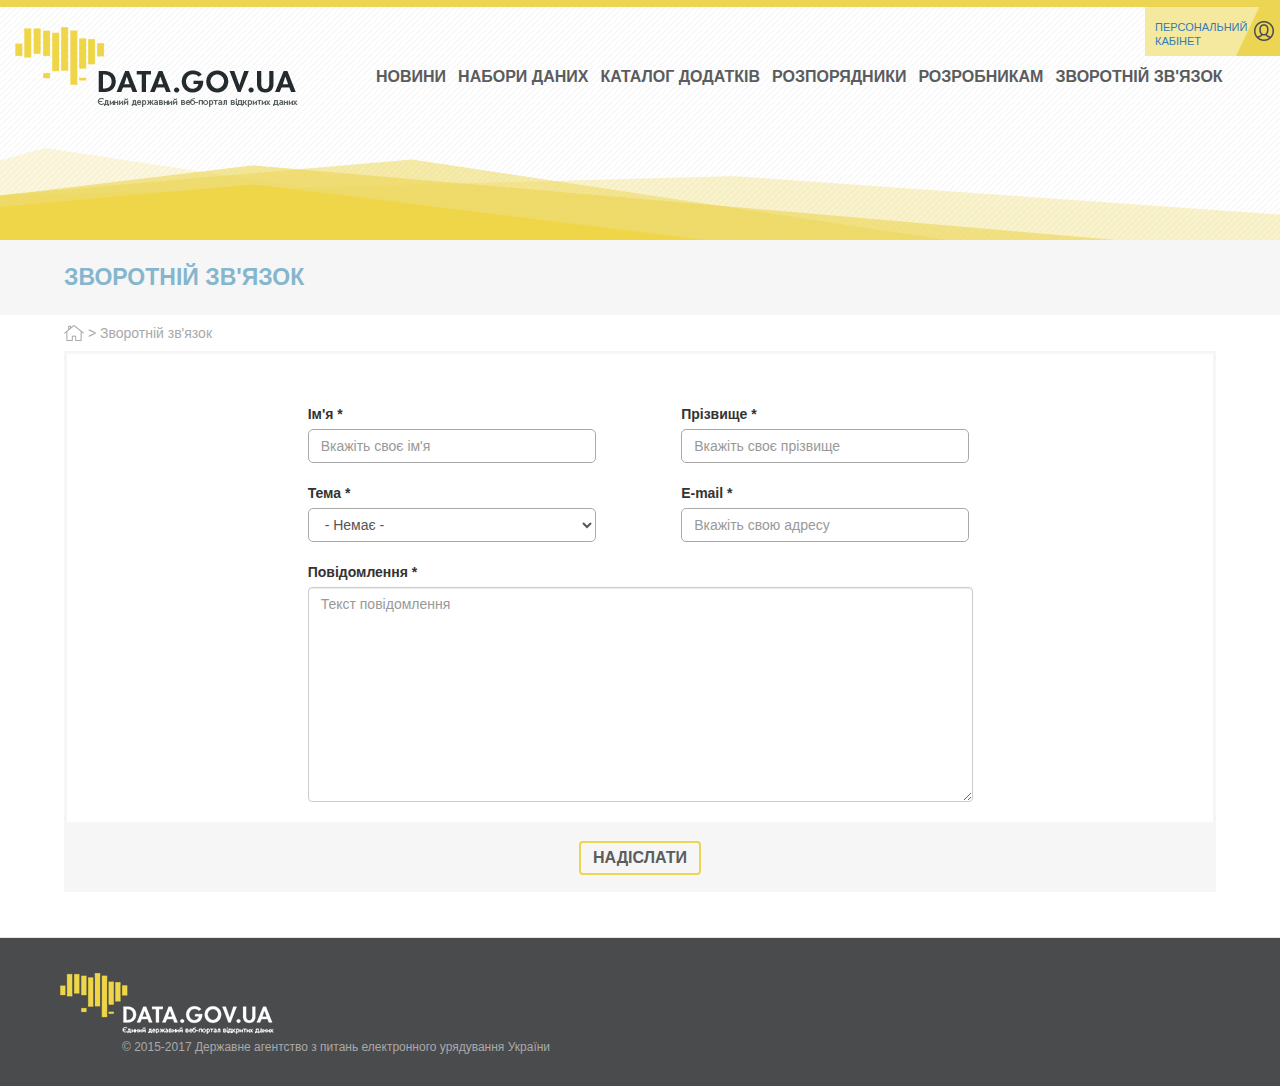
<file: feedback.html>
<!DOCTYPE html>
<html lang="en">
<head>
    <meta charset="UTF-8">
    <title>Фидбек</title>
    <link rel="stylesheet" href="source/css/bootstrap.css">
    <link rel="stylesheet" href="source/css/style.css">
    <script type="text/javascript" src="/source/js/script.js"></script>
    <script type="text/javascript" src="/source/js/jquery-3.2.0.min.js"></script>
    <script type="text/javascript" src="/source/js/bootstrap.js"></script>
</head>
<body>
    <header id="navbar" class="header-pages col-xs-12">
    <div class="header-region">
        <div id="mainlogo" class="col-sm-5 col-md-4 col-xs-4 col-lg-3">
            <a class="logo" href="/" title="Головна">
                <img src="source/img/logo.png" alt="Головна">
            </a>
        </div>
        <div id="menu" class="col-sm-6 col-md-6 col-xs-6 col-lg-9">
            <ul class="menu nav">
                <li class="col-xs-12 col-sm-6 col-md-4 col-lg- first leaf menu-mlid-619"><a href="news.html" title="">Новини</a></li>
                <li class="col-xs-12 col-sm-6 col-md-4 col-lg- leaf menu-mlid-885"><a href="/datasets" title="">Набори даних</a></li>
                <li class="col-xs-12 col-sm-6 col-md-4 col-lg- leaf menu-mlid-621"><a href="/applications" title="">Каталог додатків</a></li>
                <li class="col-xs-12 col-sm-6 col-md-4 col-lg- leaf menu-mlid-622"><a href="/providers-info" title="">Розпорядники</a></li>
                <li class="col-xs-12 col-sm-6 col-md-4 col-lg- leaf menu-mlid-1046"><a href="developers.html">Розробникам</a></li>
                <li class="col-xs-12 col-sm-6 col-md-4 col-lg- last leaf menu-mlid-889"><a href="feedback.html">Зворотній зв'язок</a></li>
            </ul>
        </div>
        <div id="login" class="col-sm-1 col-md-2 col-xs-2">
            <ul class="menu nav">
                <li class="first last leaf menu-mlid-891">
                    <a href="/user" title="">Персональний кабінет</a>
                </li>
            </ul>
        </div>
    </div>
</header>
    <div class="page-type">
        <h1>ЗВОРОТНІЙ ЗВ'ЯЗОК</h1>
    </div>
    <div class="region-breadcrumb">
        <div class="custom-container">
            <div class="breadcrumb">
                <a href="/">Головна</a> &gt; <span class="node-title">Зворотній зв'язок</span>
            </div>
        </div>
    </div>
    <form class="my-form" action="/feedback" method="post">
        <div class="field">
            <div class="webform-component webform-component-imya">
                <label for="edit-submitted-imya">Ім'я <span class="form-required" title="Це поле - обов’язкове.">*</span></label>
                <input required="required" placeholder="Вкажіть своє ім'я" class="form-control form-text required" type="text" id="edit-submitted-imya" name="submitted[imya]" value="" size="60" maxlength="128">
            </div>
            <div class="webform-component webform-component--prizvyshche">
                <label for="edit-submitted-prizvyshche">Прізвище <span class="form-required" title="Це поле - обов’язкове.">*</span></label>
                <input required="required" placeholder="Вкажіть своє прізвище" class="form-control form-text required" type="text" id="edit-submitted-prizvyshche" name="submitted[prizvyshche]" value="" size="60" maxlength="128">
            </div>
            <div class="webform-component webform-component--oberit-temu">
                <label for="edit-submitted-oberit-temu-select">Тема <span class="form-required" title="Це поле - обов’язкове.">*</span></label>
                <select class="select-or-other-select form-control form-select required" id="edit-submitted-oberit-temu-select" name="submitted[oberit_temu][select]"><option value="" selected="selected">- Немає -</option><option value="1">Технічні аспекти роботи веб-порталу</option><option value="2">Запит на набори даних</option><option value="3">Пропозиції по розвитку веб-порталу</option><option value="select_or_other">Інший...</option></select>
            </div>
            <div class="webform-component webform-component--e-mail">
                <label for="edit-submitted-e-mail">E-mail <span class="form-required" title="Це поле - обов’язкове.">*</span></label>
                <input required="required" class="email form-control form-text form-email required" placeholder="Вкажіть свою адресу" type="email" id="edit-submitted-e-mail" name="submitted[e_mail]" size="60">
            </div>
            <div class="webform-component webform-component--povidomlennya">
                <label for="edit-submitted-povidomlennya">Повідомлення <span class="form-required" title="Це поле - обов’язкове.">*</span></label>
                <div class="form-textarea-wrapper resizable textarea-processed resizable-textarea"><textarea required="required" placeholder="Текст повідомлення" class="form-control form-textarea required" id="edit-submitted-povidomlennya" name="submitted[povidomlennya]" cols="60" rows="5"></textarea></div>
            </div>
        </div>
        <div class="button-send">
            <button class="webform-submit button-primary btn btn-primary form-submit" name="op" value="Надіслати" type="submit">Надіслати</button>
        </div>
    </form>

    <footer class="footer">
        <div class="logo-copyright">
            <div class="logo-footer name-site">
                <a class="logo-footer" href="/" title="Головна">
                    <img src="/source/img/logo2.png" alt="Головна">
                </a>
            </div>
            <div class="copyright">
                © 2015-2017 Державне агентство з питань електронного урядування України		</div>
        </div>

    </footer>
</body>
</html>
</file>
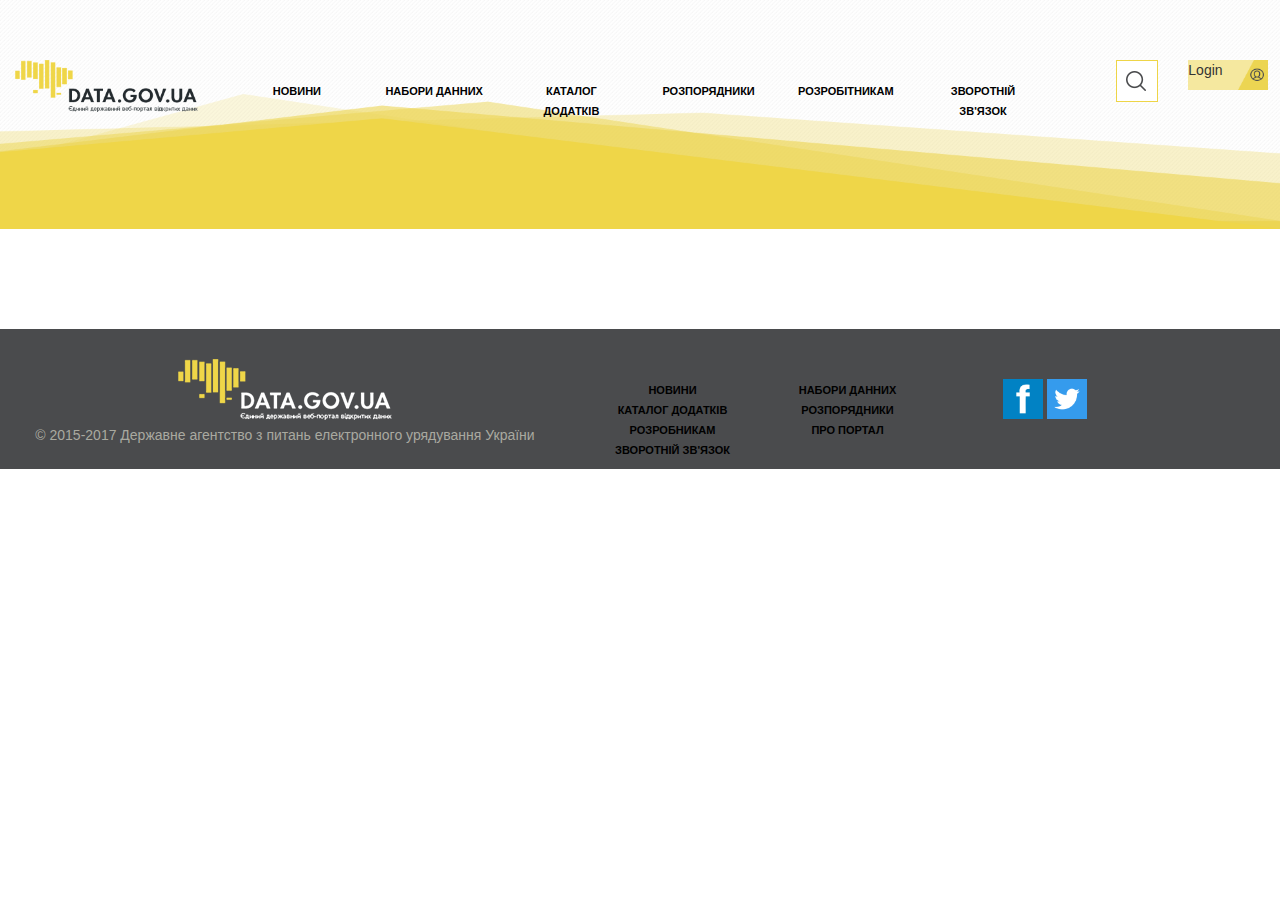
<file: News.html>
<!DOCTYPE html>
<html lang="en">
<head>
    <meta charset="UTF-8">
    <title>Title</title>
    <script src="source/libs/jquery/jquery-3.1.1.js"></script>
    <script src="source/libs/bootstrap/js/bootstrap.js"></script>
    <link rel="stylesheet" type="text/css" href="source/libs/bootstrap/css/bootstrap.css">
    <link rel="stylesheet" type="text/css" href="source/css/stayl-header.css">
    <link rel="stylesheet" type="text/css" href="source/css/stayl-footer.css">
    <link rel="stylesheet" type="text/css" href="source/css/stayl-news.css">
    <script src="source/js/js-index.js"></script>
</head>
<body>
<header>
    <div class="container-fluid">
        <div class="row">
            <a href="Index.html">
            <div class="col-md-2 col-xs-2 col-sm-2 logo">
                <img src="source/img/logo.png">
            </div>
            </a>
            <div class="col-md-8 col-xs-8 col-sm-8 NavBarTop ">

                <ul>
                    <li class="col-md-2 col-sm-4 col-xs-11"><a href="News.html">новини</a></li>
                    <li class="col-md-2 col-sm-4 col-xs-11"><a href="DataSets.html">набори данних</a></li>
                    <li class="col-md-2 col-sm-4 col-xs-11"><a href="ApplicationDirectory.html">каталог додатків</a></li>
                    <li class="col-md-2 col-sm-4 col-xs-11"><a href="#">розпорядники</a></li>
                    <li class="col-md-2 col-sm-4 col-xs-11"><a href="Develop.html">розробітникам</a></li>
                    <li class="col-md-2 col-sm-4 col-xs-11"><a href="#">зворотній зв'язок</a></li>
                </ul>

            </div>
            <div class="col-md-1 col-xs-1 col-sm-1 Search">
                <form>
                    <input type="search">
                </form>

            </div>
            <div class="col-md-1 col-xs-1 col-sm-1">
                <div class="login">
                    <div><p>Login</p></div>
                    <div> <img src="source/img/login.png"></div>
                </div>
            </div>
        </div>
    </div>
</header>
<div class="container">
    <div class="row newsKese">
        <div class="col-md-4">
            <div class="col-md-12"><h3 class="google1"></h3></div>
            <div class="col-md-12 imgNews"><p class="google3"></p></div>
            <div class="col-md-12"><p class="google2"></p></div>
            <div class="col-md-12"><p class="google4"></p></div>
        </div>
        <div class="col-md-4">
            <div class="col-md-12"><h3 class="cnn1"></h3></div>
            <div class="col-md-12 imgNews"><p class="cnn3"></p></div>
            <div class="col-md-12"><p class="cnn2"></p></div>
            <div class="col-md-12"><p class="cnn4"></p></div>
        </div>
        <div class="col-md-4">
            <div class="col-md-12"><h3 class="focus1"></h3></div>
            <div class="col-md-12 imgNews"><p class="focus3"></p></div>
            <div class="col-md-12"><p class="focus2"></p></div>
            <div class="col-md-12"><p class="focus4"></p></div>
        </div>
        <div class="col-md-4">
            <div class="col-md-12"><h3 class="nationalGeographic1"></h3></div>
            <div class="col-md-12 imgNews"><p class="nationalGeographic3"></p></div>
            <div class="col-md-12"><p class="nationalGeographic2"></p></div>
            <div class="col-md-12"><p class="nationalGeographic4"></p></div>
        </div>

        <div class="col-md-4">
            <div class="col-md-12"><h3 class="mtvNewsUk1"></h3></div>
            <div class="col-md-12 imgNews"><p class="mtvNewsUk3"></p></div>
            <div class="col-md-12"><p class="mtvNewsUk2"></p></div>
            <div class="col-md-12"><p class="mtvNewsUk4"></p></div>
        </div>

        <div class="col-md-4">
            <div class="col-md-12"><h3 class="theHindu1"></h3></div>
            <div class="col-md-12 imgNews"><p class="theHindu3"></p></div>
            <div class="col-md-12"><p class="theHindu2"></p></div>
            <div class="col-md-12"><p class="theHindu4"></p></div>
        </div>
    </div>
</div>
<footer>
    <div class="row footer container">
        <div class="col-md-6 logoBot">
            <img src="source/img/logo2.png">
            <p>© 2015-2017 Державне агентство з питань електронного урядування України</p>
        </div>
        <div class="footerBar col-md-4">
            <ul class="col-md-6 col-xs-6">
                <li><a href="eror.html" >НОВИНИ </a></li>
                <li><a href="eror.html">КАТАЛОГ ДОДАТКІВ</a></li>
                <li><a href="eror.html">РОЗРОБНИКАМ</a></li>
                <li><a href="eror.html">ЗВОРОТНІЙ ЗВ'ЯЗОК</a></li>
            </ul>
            <ul class="col-md-6 col-xs-6">
                <li><a href="eror.html">НАБОРИ ДАННИХ</a></li>
                <li><a href="eror.html">РОЗПОРЯДНИКИ</a></li>
                <li><a href="eror.html">ПРО ПОРТАЛ</a></li>
            </ul>
        </div>
        <div class="col-md-2 iconFot">
            <img src="source/img/foter/w512h5121347464873Facebookalt4.png">
            <img src="source/img/foter/w512h5121347464932TwitterNEW.png">
        </div>
    </div>
</footer>
</body>
</html>
</file>
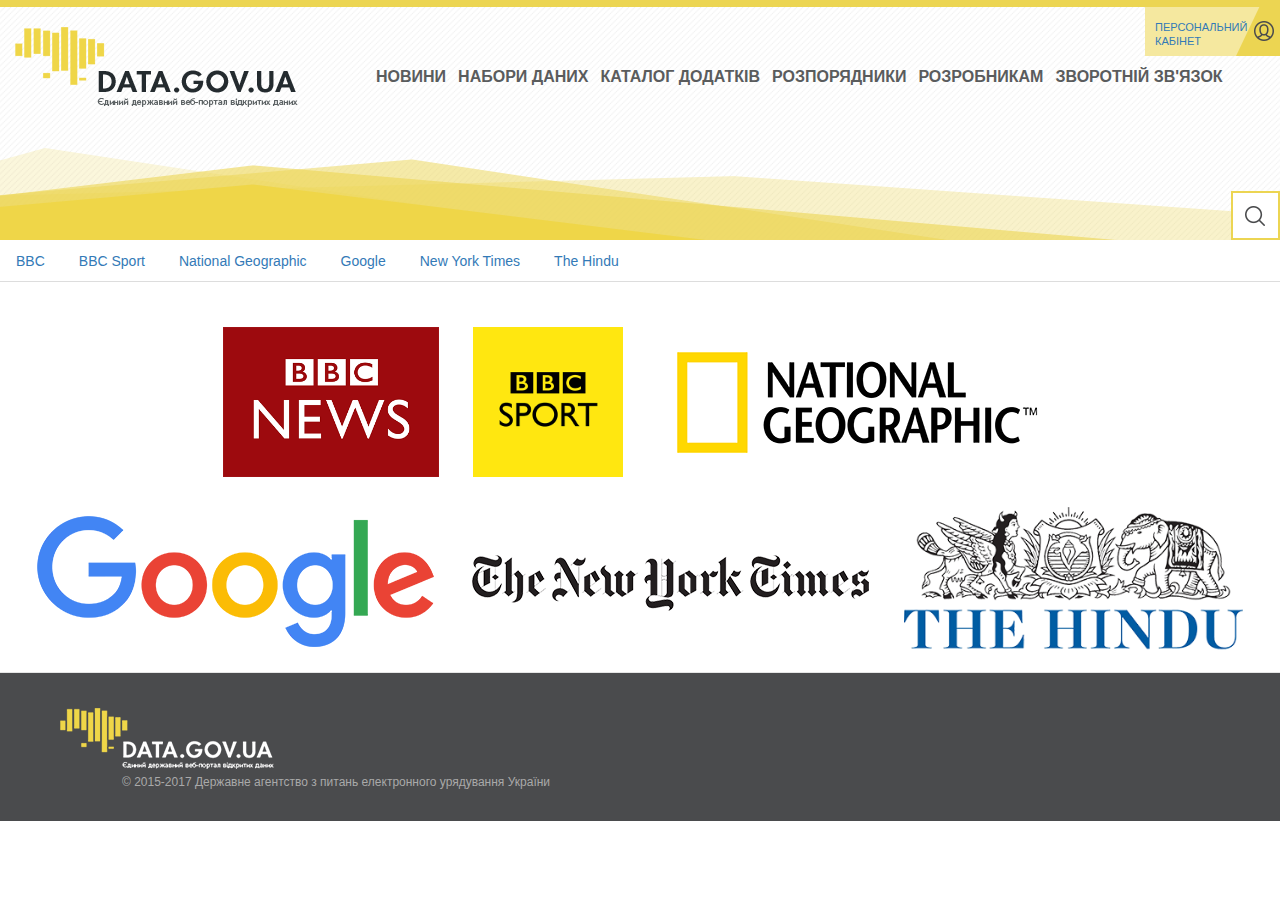
<file: news.html>
<!DOCTYPE html>
<html lang="en">
<head>
    <meta charset="UTF-8">
    <title>Данні</title>
    <link rel="stylesheet" href="source/css/bootstrap.css">
    <link rel="stylesheet" href="source/css/style.css">
    <script type="text/javascript" src="/source/js/script.js"></script>
    <script type="text/javascript" src="/source/js/jquery-3.2.0.min.js"></script>
    <script type="text/javascript" src="/source/js/bootstrap.js"></script>
    <script type="text/javascript" src="/source/js/data.js"></script>
</head>
<body>
<header id="navbar" class="header-pages col-xs-12">
    <div class="header-region">
        <div id="mainlogo" class="col-sm-5 col-md-4 col-xs-4 col-lg-3">
            <a class="logo" href="/" title="Головна">
                <img src="source/img/logo.png" alt="Головна">
            </a>
        </div>
        <div id="menu" class="col-sm-6 col-md-6 col-xs-6 col-lg-9">
            <ul class="menu nav">
                <li class="col-xs-12 col-sm-6 col-md-4 col-lg- first leaf menu-mlid-619"><a href="news.html" title="">Новини</a></li>
                <li class="col-xs-12 col-sm-6 col-md-4 col-lg- leaf menu-mlid-885"><a href="/datasets" title="">Набори даних</a></li>
                <li class="col-xs-12 col-sm-6 col-md-4 col-lg- leaf menu-mlid-621"><a href="/applications" title="">Каталог додатків</a></li>
                <li class="col-xs-12 col-sm-6 col-md-4 col-lg- leaf menu-mlid-622"><a href="/providers-info" title="">Розпорядники</a></li>
                <li class="col-xs-12 col-sm-6 col-md-4 col-lg- leaf menu-mlid-1046"><a href="developers.html">Розробникам</a></li>
                <li class="col-xs-12 col-sm-6 col-md-4 col-lg- last leaf menu-mlid-889"><a href="feedback.html">Зворотній зв'язок</a></li>
            </ul>
        </div>
        <div id="login" class="col-sm-1 col-md-2 col-xs-2">
            <ul class="menu nav">
                <li class="first last leaf menu-mlid-891">
                    <a href="/user" title="">Персональний кабінет</a>
                </li>
            </ul>
        </div>
    </div>
</header>
<input placeholder="Які дані шукаєш?" onmouseover="searchhover()" onmouseout="searchout()" onfocus="searchfocus()" onblur="searchblur()" class="my-search" type="text" name="search" value="" size="30" maxlength="128" autocomplete="off">

<div>
    <!-- Навигация -->
    <ul class="nav nav-tabs" role="tablist">
        <li><a href="#bbc-chanel" aria-controls="profile" role="tab" data-toggle="tab" onclick="getNews('bbc')">BBC</a></li>
        <li><a href="#bbc-sport-chanel" aria-controls="messages" role="tab" data-toggle="tab" onclick="getNews('bbc-sport')">BBC Sport</a></li>
        <li><a href="#national-geographic" aria-controls="settings" role="tab" data-toggle="tab" onclick="getNews('national-geographic')">National Geographic</a></li>
        <li><a href="#google" aria-controls="settings" role="tab" data-toggle="tab" onclick="getNews('google')">Google</a></li>
        <li><a href="#new-york" aria-controls="settings" role="tab" data-toggle="tab" onclick="getNews('new-york')">New York Times</a></li>
        <li><a href="#the-hindu" aria-controls="settings" role="tab" data-toggle="tab" onclick="getNews('the-hindu')">The Hindu</a></li>
    </ul>
    <!-- Содержимое вкладок -->
    <div class="tab-content">
        <div role="tabpanel" class="tab-pane" id="bbc-chanel">
            <div class="row bbc-news news">
                <div class="bbc0 col-lg-3 col-md-4 col-sm-6 col-xs-12">
                    <div class="news-container">
                        <p class="title"></p>
                        <p class="description"></p>
                        <p class="url"></p>
                        <div class="img col-xs-12"></div>
                        <p class="date"></p>
                    </div>
                </div>
            </div>
        </div>
        <div role="tabpanel" class="tab-pane" id="bbc-sport-chanel">
            <div class="row bbc-sport-news news" >
                <div class="bbc-sport0 col-lg-3 col-md-4 col-sm-6 col-xs-12">
                    <div class="news-container">
                        <p class="title"></p>
                        <p class="description"></p>
                        <p class="url"></p>
                        <div class="img col-xs-12"></div>
                        <p class="date"></p>
                    </div>
                </div>
            </div>
        </div>
        <div role="tabpanel" class="tab-pane" id="national-geographic">
            <div class="row national-geographic-news news">
                <div class="national-geographic0 col-lg-3 col-md-4 col-sm-6 col-xs-12">
                    <div class="news-container">
                        <p class="title"></p>
                        <p class="description"></p>
                        <p class="url"></p>
                        <div class="img col-xs-12"></div>
                        <p class="date"></p>
                    </div>
                </div>
            </div>
        </div>
        <div role="tabpanel" class="tab-pane" id="google">
            <div class="row google-news news">
                <div class="google0 col-lg-3 col-md-4 col-sm-6 col-xs-12">
                    <div class="news-container">
                        <p class="title"></p>
                        <p class="description"></p>
                        <p class="url"></p>
                        <div class="img col-xs-12"></div>
                        <p class="date"></p>
                    </div>
                </div>
            </div>
        </div>
        <div role="tabpanel" class="tab-pane" id="new-york">
            <div class="row new-york-news news">
                <div class="new-york0 col-lg-3 col-md-4 col-sm-6 col-xs-12">
                    <div class="news-container">
                        <p class="title"></p>
                        <p class="description"></p>
                        <p class="url"></p>
                        <div class="img col-xs-12"></div>
                        <p class="date"></p>
                    </div>
                </div>
            </div>
        </div>
        <div role="tabpanel" class="tab-pane" id="the-hindu">
            <div class="row the-hindu-news news">
                <div class="the-hindu0 col-lg-3 col-md-4 col-sm-6 col-xs-12">
                    <div class="news-container">
                        <p class="title"></p>
                        <p class="description"></p>
                        <p class="url"></p>
                        <div class="img col-xs-12"></div>
                        <p class="date"></p>
                    </div>
                </div>
            </div>
        </div>
    </div>
</div>

<div class="content col-xs-12">
    <img src="source/img/bbc-news-m.png">
    <img src="source/img/bbc-sport-m.png">
    <img src="source/img/national-geographic-m.png">
    <img src="source/img/google-news-m.png">
    <img src="source/img/the-new-york-times-m.png">
    <img src="source/img/the-hindu-m.png">
</div>


<footer class="row footer">
    <div class="logo-copyright">
        <div class="logo-footer name-site">
            <a class="logo-footer" href="/" title="Головна">
                <img src="/source/img/logo2.png" alt="Головна">
            </a>
        </div>
        <div class="copyright">
            © 2015-2017 Державне агентство з питань електронного урядування України		</div>
    </div>

</footer>
</body>
</html>
</file>
<file: source/css/stayl-radius.css>
* { margin: 0; padding: 0; }

.containers {

    position: relative;
    width: 210px;
    height: 210px;
    perspective: 600px;
}

.card {
    top: 0;
    left: 0;
    width: 100%;
    height: 100%;
    position: absolute;


    transition: transform 2s;


    transform-style: preserve-3d;
}
.card.flip:hover {

    transform: rotateY( 180deg );
}

figure {
    width: 100%;
    height: 100%;
    position: absolute;
    display: block;

    backface-visibility: hidden;	/
}
.back {

}
.front {
    background: #EBD453;

    transform: rotateY( 180deg );
}
.bor{
    border-radius: 190px;
    height: 190px;
    width: 190px;
    border: 10px solid #ffffff;
}
.bor:hover{
    border: 10px solid #EBD453;
}
.front1{
    border-radius: 210px;
    height: 210px;
    width: 210px;
}
.back1{
    border-radius: 210px;
    height: 210px;
    width: 210px;
    border: 10px solid #E3E3E3;
}

.back1:hover{
    border: 10px solid black;
}

.rot{
    margin-top: 50px;
}
.got{
    text-align: center;
}
.textMag{
    margin-top: 80px;
}
.rad-cont-rad{
    margin-top: 0px;
}
.containers{
    margin-top: 40px;
}
</file>
<file: source/css/stayl-header.css>
@media(min-width:992px) and (max-width:1400px){
    .NavBarTop{
        margin-top: 80px;
    }
    .logo{
        margin-top: 60px;
    }
    .login{
        margin-top: 60px;
    }
    .Search{
        margin-top: 60px;
    }
}
@media(min-width:768px) and (max-width:992px){
    .NavBarTop{
        margin-top: 100px;
    }
    .logo{
        margin-top: 60px;
    }
    .login{
        margin-top: 60px;
    }
}
header{
    background:#EED547;
}

*{
    margin:0;
    padding:0;
    text-align:center;
}

#wrapper{
    width:960px;
    margin:0 auto;
    text-align:left;
}

header{
    height: 229px;
    width: 100%;
    background-image: url("../img/bner/header-main.gif");
    background-size: 100%;
    background-repeat: no-repeat;
}

/*-----------------logo-----------------*/
.logo>img{
    width: 100%;
    height: auto;


    background-repeat: no-repeat;
}
/*-----------------navBar---------------*/
.NavBarTop>ul{
    list-style: none;
}
.NavBarTop>ul>li>a{
    text-decoration: none;
    color: black;
    text-align: center;
}
.NavBarTop>ul>li>a:hover{
    border-bottom: 2px solid #EED547;
}

/*-----------------login----------------*/
.login{
    width: 80px;
    height: 30px;
    background: #f5e89f;
}
.login>div>img{
    margin-top: -53px;
    margin-left: 50px;
    height: 30px;
    width: 30px;
}
.login>div>p{
    text-align: left;
}
/*----------------------------------------------------*/
input[type=search] {
    -webkit-appearance: textfield;
    -webkit-box-sizing: content-box;
    font-family: inherit;
    font-size: 100%;

}
input::-webkit-search-decoration,
input::-webkit-search-cancel-button {
    display: none;
}
input[type=search] {
    background: #ffffff url(../img/search-lupa.png) no-repeat 9px center;
    border: solid 1px #EED547;
    padding: 10px 20px 10px 10px;
    width: 10px;
    float: right;
    transition: all .5s;
}

input[type=search]:hover {
    width: 500px;
    background-color: #fff;

}
a{
    text-decoration: none;
    color: black;
}
li>a{
    ont-family: Arial, serif;
    font-size: 11px;
    font-weight:bolder;
    text-transform: uppercase;
}
</file>
<file: source/css/stayl-index.css>
*{
    padding: 0;
    margin: 0;
}
@media(min-width:992px) and (max-width:1400px){
    .NavBarTop{
        margin-top: 80px;
    }
    .logo{
        margin-top: 60px;
    }
    .login{
        margin-top: 60px;
    }
}
@media(min-width:768px) and (max-width:992px){
    .NavBarTop{
        margin-top: 100px;
    }
    .logo{
        margin-top: 60px;
    }
    .login{
        margin-top: 60px;
    }
    #namber1{ margin-top: -22%; }
    #namber2{ margin-top: -24%; }
}

    .newsbaner{
    background: #E8E8E8;
    width: 100%;
    height: 100%;
}
.tach{
    width: 230px;
    height: 39px;
    background: #F3F3F3;
    margin-top: 30px;
    margin-left: 80px;
}
/*baner*/
.baner{
    background: #EED547;
    width: 100%;
    height: 100%;
}
.baner_gif{
    background: #EED547;
    width: 100%;
    height:300px;

}


#dis1{
    background-image: url("../img/bner/s1.png");
    width: 100%;
    height: 100%;
    background-repeat: no-repeat;
    background-position: center top;
    background-size: auto 200px;
}

#dis2{
    background-image: url("../img/bner/s2.png");
    width: 100%;
    height: 100%;
    background-repeat: no-repeat;
    background-position: center top;
    background-size: auto 200px;}

#dis3{
    background-image: url("../img/bner/s3.png");
    width: 100%;
    height: 100%;
    background-repeat: no-repeat;
    background-position: center top;
    background-size: auto 200px;
}


#namber1
{
    background-image: url("../img/bner/bg-header-statistic-dataset.png");
    width: 200px;
    height: 200px;
    background-repeat: no-repeat;
    background-size: auto 100px;
    vertical-align: top;
    margin-left: 40%;
    margin-top: -20%;

}
#namber2
{   background-image: url("../img/bner/bg-header-statistic-rozpor.png");
    width: 200px;
    height: 200px;
    background-repeat: no-repeat;
    background-size: auto 100px;
    vertical-align: top;
    margin-top: -18%;
    margin-left: 80%;

}
#namber3{
    background-image: url("../img/bner/bg-header-statistic.png");
    width: 740px;
    height: 90px;
    background-repeat: no-repeat;
    background-size: auto 50px;
    vertical-align: top;
    margin-top: -65%;
    margin-left: -100px;
}

/*baner*/
.tach>div>p{
    margin-top: -35px;
}
.tach>div{
    width: 115px;
    height: 39px;
    margin-top:-30px;
    border-top: 39px solid #EED547;
    border-right: 20px solid transparent;
}
.tach>p{
    text-align: center;
    margin-left: 70px;
    margin-top: 30px;
}
/*
.allNewsBloc{
    margin-left: 10%;
}
*/
.blocNews{
    margin: 5px;
    padding: 40px;
    background: white;
    width: 40%;
    height: 100%;
    display: flex;
    text-align: center;
}

.news{
    margin-left: 30px;
}
.colon{
    width: 190px;
    height: 290px;
    margin: 30px ;
}
.eys{
    background-image: url("../img/index/eys/eye-see-more-gray.png");
    background-repeat: no-repeat;
    width: 26px;
    height: 16px;
    margin-left: 30px;
}
.eys>p{
    margin-left: 15px;
    margin-top: -2px;
}
.port{
    margin-top: 40px;
    margin-bottom: 40px;
}
.port>div{
    margin: 20px;
}
.global{
    margin-left: 200px;
}
.had{
    margin-top: 30px;
}
.had>div>p{
    margin-right: 30%;
}
.eysHover{
    background-image: url("../img/index/eys/eye-see-more.png");
    background-repeat: no-repeat;
    width: 26px;
    height: 16px;
    text-decoration: none;
    color: #0f0f0f;
    margin-left: 30%;
}
.eysHover>p{
    margin-left: 20px;
}
.eysHover:hover{
    background-image: url("../img/index/eys/eye-see-more-hover.png");
    background-repeat: no-repeat;
    width: 26px;
    height: 16px;
    color: #EED547;
}
</file>
<file: source/css/stayl-footer.css>
footer{
    background: #4A4B4D;
    width: 100%;
    height: 100%;
}
.footerBar>ul{
    list-style-type: none;
    color: #A9A9A0;
}
.footer>div>p {
    color: #A9A9A0;
}
.iconFot>img{
    width: 50px;
    height: 50px;
}


.footerBar{
    text-decoration: none;
    margin-top: 50px;
}
.logoBot{
    margin-top: 30px;
}
.logoBot>p{
    margin-top: 5px;
}

.iconFot>img{
    margin-top: 50px;
    height: 40px;
    width: 40px;
}
</file>
<file: A_Shepel/source/css/fonts.css>
/* font-family: "RobotoRegular"; */
@font-face {
	font-family: "RobotoRegular";
	src: url("../fonts/RobotoRegular/RobotoRegular.eot");
	src: url("../fonts/RobotoRegular/RobotoRegular.eot?#iefix")format("embedded-opentype"),
	url("../fonts/RobotoRegular/RobotoRegular.woff") format("woff"),
	url("../fonts/RobotoRegular/RobotoRegular.ttf") format("truetype");
	font-style: normal;
	font-weight: normal;
}
/* font-family: "RobotoLight"; */
@font-face {
	font-family: "RobotoLight";
	src: url("../fonts/RobotoLight/RobotoLight.eot");
	src: url("../fonts/RobotoLight/RobotoLight.eot?#iefix")format("embedded-opentype"),
	url("../fonts/RobotoLight/RobotoLight.woff") format("woff"),
	url("../fonts/RobotoLight/RobotoLight.ttf") format("truetype");
	font-style: normal;
	font-weight: normal;
}
/* font-family: "RobotoMedium"; */
@font-face {
	font-family: "RobotoMedium";
	src: url("../fonts/RobotoMedium/RobotoMedium.eot");
	src: url("../fonts/RobotoMedium/RobotoMedium.eot?#iefix")format("embedded-opentype"),
	url("../fonts/RobotoMedium/RobotoMedium.woff") format("woff"),
	url("../fonts/RobotoMedium/RobotoMedium.ttf") format("truetype");
	font-style: normal;
	font-weight: normal;
}
/* font-family: "RobotoBold"; */
@font-face {
	font-family: "RobotoBold";
	src: url("../fonts/RobotoBold/RobotoBold.eot");
	src: url("../fonts/RobotoBold/RobotoBold.eot?#iefix")format("embedded-opentype"),
	url("../fonts/RobotoBold/RobotoBold.woff") format("woff"),
	url("../fonts/RobotoBold/RobotoBold.ttf") format("truetype");
	font-style: normal;
	font-weight: normal;
}
/* font-family: "NautilusPompiliusRegular"; */
@font-face {
	font-family: "NautilusPompiliusRegular";
	src: url("../fonts/NautilusPompiliusRegular/NautilusPompiliusRegular.eot");
	src: url("../fonts/NautilusPompiliusRegular/NautilusPompiliusRegular.eot?#iefix")format("embedded-opentype"),
	url("../fonts/NautilusPompiliusRegular/NautilusPompiliusRegular.woff") format("woff"),
	url("../fonts/NautilusPompiliusRegular/NautilusPompiliusRegular.ttf") format("truetype");
	font-style: normal;
	font-weight: normal;
}
/* font-family: "RobotoCondensedRegular"; */
@font-face {
	font-family: "RobotoCondensedRegular";
	src: url("../fonts/RobotoCondensedRegular/RobotoCondensedRegular.eot");
	src: url("../fonts/RobotoCondensedRegular/RobotoCondensedRegular.eot?#iefix")format("embedded-opentype"),
	url("../fonts/RobotoCondensedRegular/RobotoCondensedRegular.woff") format("woff"),
	url("../fonts/RobotoCondensedRegular/RobotoCondensedRegular.ttf") format("truetype");
	font-style: normal;
	font-weight: normal;
}
/* font-family: "RobotoCondensedLight"; */
@font-face {
	font-family: "RobotoCondensedLight";
	src: url("../fonts/RobotoCondensedLight/RobotoCondensedLight.eot");
	src: url("../fonts/RobotoCondensedLight/RobotoCondensedLight.eot?#iefix")format("embedded-opentype"),
	url("../fonts/RobotoCondensedLight/RobotoCondensedLight.woff") format("woff"),
	url("../fonts/RobotoCondensedLight/RobotoCondensedLight.ttf") format("truetype");
	font-style: normal;
	font-weight: normal;
}
/* font-family: "RobotoCondensedBold"; */
@font-face {
	font-family: "RobotoCondensedBold";
	src: url("../fonts/RobotoCondensedBold/RobotoCondensedBold.eot");
	src: url("../fonts/RobotoCondensedBold/RobotoCondensedBold.eot?#iefix")format("embedded-opentype"),
	url("../fonts/RobotoCondensedBold/RobotoCondensedBold.woff") format("woff"),
	url("../fonts/RobotoCondensedBold/RobotoCondensedBold.ttf") format("truetype");
	font-style: normal;
	font-weight: normal;
}

/* font-family: "FlowRegular"; */
@font-face {
	font-family: "FlowRegular";
	src: url("../fonts/FlowRegular/FlowRegular.eot");
	src: url("../fonts/FlowRegular/FlowRegular.eot?#iefix")format("embedded-opentype"),
	url("../fonts/FlowRegular/FlowRegular.woff") format("woff"),
	url("../fonts/FlowRegular/FlowRegular.ttf") format("truetype");
	font-style: normal;
	font-weight: normal;
}
</file>
<file: A_Shepel/source/css/main.css>
*::-webkit-input-placeholder {
	color: #666;
	opacity: 1;
}
*:-moz-placeholder {
	color: #666;
	opacity: 1;
}
*::-moz-placeholder {
	color: #666;
	opacity: 1;
}
*:-ms-input-placeholder {
	color: #666;
	opacity: 1;
}

body input:focus:required:invalid,
body textarea:focus:required:invalid {
	border:red 3px solid
}
body input:required:valid,
body textarea:required:valid {
	border: green 3px solid
}
body,h3 {
	 font-family: FlowRegular;
	 font-size: 20px;
}


.header_topline {
	background-color: #43484C;
	padding: 15px 0;
	color: #fff;
}
.header_topline a {
	color: #fff;
}
.top_links {
	display: inline-block;
	vertical-align: middle;
	z-index: 10;
}
.top_links a {
	text-decoration: underline;
}
.top_links a:hover {
	text-decoration: none;
}
.soc_buttons {
	float: right;
	margin-right: 50px;
}

.soc_buttons, .soc_buttons2 > a{
	float: right;
	font-size: 26px;
	margin-left: 8px;
	color: white;
}

.soc_buttons > a {
	font-size: 26px;
	margin-left: 8px;
}
.auth_buttons,
.main_mnu_button {
	background-color: transparent;
	border: medium none;
	font-size: 26px;
}
.main_mnu_button {
	color: #fff;
	padding: 8px 15px 0;
}
.logo {
	color: orange;
	display: block;
	font-size: 42px;
	padding: 30px 0;
	text-align: left;
	max-width: 200px;
}
.top_header {
	background-image: url("../img/patern.png");
}
.main_mnu {
	color: #fff;
	margin-bottom: 20px;
}
.maian_mnu a {
	color: black;
	padding: 15px;
	display: block;
	-webkit-transition: all .25s;
	-o-transition: all .25s;
	transition: all .25s;
}
.maian_mnu a:hover {
	background-color: #EFD648;
	text-decoration: underline;
}
.maian_mnu ul {
	margin: 0;
	padding: 0;
	list-style-type: none;
	float: left;
	text-transform: uppercase;
}
.top_contacts {
	background-color: #EFD648;
	color: black;
	float: right;
	font-size: 30px;
	line-height: 53px;
	padding: 0 15px;
}
.maian_mnu ul li {
	display: inline-block;
}
.maian_mnu ul {
	z-index: 12;
}



.sider_container img {
	max-width: 100%;
}
.sider_container {
	position: relative;
}
.next_button, .prev_button {
	background-color: rgba(255, 255, 255, 0.5);
	border-radius: 10em;
	color: #EFD648;
	cursor: pointer;
	font-size: 46px;
	padding: 0 25px;
	position: absolute;
	top: 40%;
	z-index: 10;
}
.next_button {
	right: 20px;
}
.prev_button {
	left: 20px;
}
section.order  {
	background-color: #eee;
	padding: 25px 0;
}
.sell_descr {
    font-size: 22px;
    padding-top: 5px;
}
.button {
    background-color: #EFD648;
    border: medium none;
    border-radius: 5px;
    color: black;
    display: block;
    padding: 10px 20px;
    text-transform: uppercase;
    text-align: center;
}
.button:hover {
	background-color: #4feac8;

}
.button:active {
	background-color: #14af8d;
}
.sell_right .button {
	float: right;
}
.hidden {
	display: none;
}
.pop_form input[type="text"] {
    display: block;
    line-height: 24px;
    margin: 0 auto 12px;
    width: 90%;
    border: #999 3px solid;
}
.pop_form .button {
	margin: 20px auto 0;
}
.pop_form h3 {
    margin: 10px auto 15px;
    text-align: center;
    font-weight: normal;
    font-family: "RobotoCondensedBold";
    text-transform: uppercase;
}
.blog_item img {
	max-width: 100%;
	margin-bottom: 20px;
}
.blog_item h3 {
	text-transform: uppercase;
	font-family: "RobotoCondensedRegular";
	margin-bottom: 10px;
}
.blog_item h3 a {
	text-decoration: underline;
}
.blog_item p {
	margin-top: 0;
}
.right_aside {
	padding: 15px 20px;
	border-radius: 5px;
	background-color: #EEEEEE;
	margin-top: 30px;
}

/* FOOTER */
.footer {
	background-color: #4A4B4D;
	color: white;
	padding: 20px 0 ;
	margin-top: 30px;
}
</file>
<file: A_Shepel/source/css/media.css>
/*==========  Desktop First Method  ==========*/

/* Large Devices, Wide Screens */
@media only screen and (max-width : 1200px) {

}

/* Medium Devices, Desktops */
@media only screen and (max-width : 992px) {

	.sell_right .button {
		margin: 15px auto;
		float: none;
		max-width: 250px;
	}
	.sell_descr {
		text-align: center;
	}

	.maian_mnu ul {
		background-color: #3797bf;
		display: none;
		position: absolute;
		width: 100%;
	}
	.maian_mnu ul li {
		display: block;
	}
}

/* Small Devices, Tablets */
@media only screen and (max-width : 767px) {
	.top_links {
		background-color: #585d61;
		display: none;
		margin-top: 15px;
		padding: 14px;
		position: absolute;
		vertical-align: middle;
		width: 100%;
	}
}

/* Extra Small Devices, Phones */
@media only screen and (max-width : 480px) {

}

/* Custom, iPhone Retina */
@media only screen and (max-width : 320px) {

}


/*==========  Mobile First Method  ==========*/

/* Custom, iPhone Retina */
@media only screen and (min-width : 320px) {

}

/* Extra Small Devices, Phones */
@media only screen and (min-width : 480px) {

}

/* Small Devices, Tablets */
@media only screen and (min-width : 768px) {
	.top_links {
		display: inline-block !important;
	}
}

/* Medium Devices, Desktops */
@media only screen and (min-width : 992px) {
	.maian_mnu ul {
		display: block !important;
	}
}

/* Large Devices, Wide Screens */
@media only screen and (min-width : 1200px) {

}
</file>
<file: iZastupProject/source/css/mainStyle.css>
header{
	background:  url("../img/fonHeader.png");
	height: 301px;	
	width: 1349px;
}

.logo{
	background-image:  url("../img/logoDataGov.png");
	background-repeat: no-repeat;
	height: 80px;	
	width: 283px;
	margin:28px;
	
}
</file>
<file: olko/css/style.css>
.line{
    background-color: yellow;
    height: 10px;
}

.sing-in{
    background-color: yellow;
    padding: 15px;
}

.logo img{
    padding: 10px;
}

.search{
    text-align: center;
}

.main{
    text-align: center;
    padding-top: 40px;
}

.flip-container{
    margin: 25px;
    display: inline-block;
    vertical-align: middle;
}

.footer{
    background-color: #666;
    text-align: left;
    padding: 20px;
}

.flip-container:hover .flipper, .flip-container.hover .flipper {
    transform: rotateY(180deg);
}

.flip-container, .front, .back {
    width: 250px;
    height: 250px;
    border-radius: 125px;
}

.flipper {
    transition: 0.6s;
    transform-style: preserve-3d;
    position: relative;
}

.front, .back {
    backface-visibility: hidden;
    position: absolute;
    top: 0;
    left: 0;
    padding-top: 40px;
    opacity: 100;
}

.front {
    border: solid 1px grey;
    z-index: 2;
}

.back {
    transform: rotateY(180deg);
    background: yellow;
    padding-top: 60px;
}

.api {
    height: 450px;
    border: 0px solid #878485;
    background-color: #4a4748;
    display: inline-block;
    vertical-align: middle;
    border-radius: 10px;
    box-shadow: 0 0 10px rgba(0, 0, 0, .8);
    opacity: .9;
    padding: 10px;
    color: silver;
}

.api img{
    height: 170px;
    display: inline-block;
    border: solid 2px black;
}

.api h3{
    color: ivory;
}

.min{
    text-align: center;
}
</file>
<file: source/css/stayl-dataSet.css>
@media(min-width:992px) and (max-width:1400px){
    .NavBarTop{
        margin-top: 80px;
    }
    .logo{
        margin-top: 60px;
    }
    .login{
        margin-top: 60px;
    }
}
@media(min-width:768px) and (max-width:992px){
    .NavBarTop{
        margin-top: 100px;
    }
    .logo{
        margin-top: 60px;
    }
    .login{
        margin-top: 60px;
    }
    #namber1{ margin-top: -22%; }
    #namber2{ margin-top: -24%; }
}

*{
    margin: 0px;
    padding: 0px;
}
.lebBar{
    width: 60px;
    height: 55px;
    background: #E8E8E8;
}
.textBar{
    width: 100%;
    height: 55px;
    background: #F6F6F6;
    margin-bottom: 4px;
}
.lebBar>img{
    margin-top: 6px;
}
.textBar>p{
    margin-top: -40px;
}

.textBar:hover{
    background: #EED547;
}
.band{
    width: 100%;
    height: 50px;
    background:#F6F6F6 ;
    margin-top: -40px;
}
.band>h2{
    color: #85B6CE;
    text-align: left;
    margin-left: 50px;
}
.control{
    height: 40px;
    width: 100%;
    border: 1px solid #EED547;
    background: #F6F6F6;
}
.search1{
    height: 40px;
    width: 100%;
    background: #F6F6F6;
    border: 1px solid #EED547;
}
.head{
    margin-top: 10px;
    margin-bottom: 10px;
}
.containerNews{
    height: 190px;
    width: 100%;
    border: 2px solid #F6F6F6;
}
.containerNews>.data>a{
    color:black;
    text-decoration: none;
}

.containerNews>div>img{
    margin-top: 20px;
}
.containerNews{
    margin-top: 30px;
}
.clik>p{
    text-decoration: none;
    color: black;
}
.clik{
    margin-top: 8px;
    width: 100%;
    height: 100%;
    border: 1px solid #EED547;
}
.clik:hover{
    background: #EED547;
}
.dod{
    margin-top: -9px;
}
</file>
<file: source/css/stayl-develop.css>
@media(min-width:992px) and (max-width:1400px){
    .NavBarTop{
        margin-top: 80px;
    }
    .logo{
        margin-top: 60px;
    }
    .login{
        margin-top: 60px;
    }
    .Search{
        margin-top: 60px;
    }
}
@media(min-width:768px) and (max-width:992px){
    .NavBarTop{
        margin-top: 100px;
    }
    .logo{
        margin-top: 60px;
    }
    .login{
        margin-top: 60px;
    }
}
.all{
    width: 100%;
    height: 700px;

}
.develop{
    width: 100%;
    height: 70px;
    background: #F6F6F6;

}
.develop>div>h3{
    color: #85B6CE;
}
.qvest>a{
    color: black;
    text-decoration: none;
}
.qvest{
    height: 40px;
    width: 200px;
    border: 2.5px solid #EED547;
    margin-top: 10px;
    margin-left: 100px;
}
.qvest:hover{
    background: #EED547;
}
.cont{
    margin-top: 20px;
}
</file>
<file: source/css/style.css>
*{
    margin: 0px;
    padding: 0px;
}

@font-face {
    font-family: pfd;
    src: url(/source/libs/pfdintextcondpro-regular.ttf);
}

@font-face {
    font-family: pfdmedium;
    src: url(/source/libs/pfdintextcomppro-medium.ttf);
}

header {
    height: 515px;
    border-top: 7px solid #ecd552;
    background: #ffffff url(/source/img/header-main.gif) center top no-repeat;
    background-size: cover;
}
.header-region{
    height: 90px;
}
#menu {
    display: block;
}

#menu > ul {
    padding-top: 50px;
}

#menu li {
    padding: 0px;
}

#menu li a{
    padding: 5px 0px;
    display: inline-block;
    font: 16px 'OrenburgC','Trebuchet MS',Arial,sans-serif;
    color: #5a5c5d;
    border-bottom: 3px solid transparent;
    text-decoration: none;
    text-transform: uppercase;
    font-weight: bold;
}

#menu li a:hover{
    color: #7b7d7e;
    border-bottom: 3px solid #f5e89f;
    background-color: transparent;
}

#navbar > div.header-region > div {
    padding: 0px;
    margin: 0px;
}

#navbar {
    margin: 0px;
    padding: 0px;
}

#login > ul {
    position: absolute;
    top: 50px;
    right: 0px;
}

@media screen and (max-width: 867px){
    header {
        height: 640px;
        margin: 0px;
        padding: 0px;
    }
    #menu > ul > li.col-xs-12 {
        width: 100%;
    }

    #menu {
        text-align: center;
    }

    #menu > ul {
        padding-top: 0px;
    }
    .header-region{
        height: 215px;
    }
}
@media screen and (max-width: 660px) {
    header .logo img {
        max-width: 200px;
        margin-right: -20px;
    }
}

@media screen and (min-width: 1200px){
    #menu li {
        padding: 6px;
        width: inherit;
    }
    #menu > ul {
        padding-left: 50px;
    }
    #login{
        width: inherit;
    }
    #login ul {
        position: absolute;
        top: 0px;
    }
    #login li{
        padding: 0px;
    }
}

.logo {
    float: left;
    margin: 20px 0 0 15px;
    padding: 0;
}

#login {
    display: block;
}

#login ul li a {
    width: 135px;
    height: 49px;
    margin: 0;
    padding: 13px 0 0 10px;
    font-size: 11px;
    text-align: left;
    font: 11px/14px 'Trebuchet MS',Arial,sans-serif;
    text-transform: uppercase;
    display: block;
    background: #f5e89f url(/source/img/bg-header-cabinet.png) 100% center no-repeat;
    transition: background 200ms;
}

@media screen and (min-width: 1360px) {
    #login{
        width: inherit;
    }
    #login li{
        padding: 0px;
    }
    #login ul {
        position: absolute;
        top: 50px;
        right: 0px;
    }
}

#login a:hover{
    text-decoration: none;

    color: #5a5c5d;
    background: #f5e89f url(/source/img/bg-header-cabinet-hover.png) 100% center no-repeat;
}

/*Рухома частина хедера*/
.region-navigator-inner{
    height: 340px;

    margin-top: 10px;
    padding-top: 57px;
    position: relative;
    display: block;
}

.header-parallax-1{
    width: 100%;
    height: 340px;
    background: url(/source/img/s1.png) center no-repeat;
}

.header-parallax-2{
    width: 100%;
    height: 340px;
    background: url(/source/img/s2.png) center no-repeat;
}

.header-parallax-3{
    width: 100%;
    height: 340px;
    background: url(/source/img/s3.png) center no-repeat;
}

.region-navigation{
    padding-top: 102px;
    background: url(/source/img/bg-header-statistic.png) center 230px no-repeat;
    text-align: center;
    height: 340px;
}

/*Блоки з каунерами*/
#block-custom-block-dataset-count-block{
    display: inline-block;
    vertical-align: top;
    width: 212px;
    height: 200px;
    margin: -10px 0 0 45px;
    padding-top: 55px;
    background: url(/source/img/bg-header-statistic-dataset.png) 100% bottom no-repeat;
}

#block-custom-block-providers-count-block{
    display: inline-block;
    vertical-align: top;
    width: 212px;
    height: 200px;
    margin: -10px 0 0 45px;
    padding-top: 55px;
    background: url(/source/img/bg-header-statistic-rozpor.png) 100% bottom no-repeat;
}

.view-footer{
    display: table-cell;
    width: 310px;
    height: 115px;
    vertical-align: middle;
}

.count{
    text-align: center;
    margin-right: 5px;
    font: 80px/62px pfdmedium,'Trebuchet MS',Arial,sans-serif;
    color: #85b6ce;
}

.text{
    width: 120px;
    text-transform: uppercase;
    text-align: center;
    display: inline-block;
    vertical-align: top;
    font: 18px pfd,'Trebuchet MS',Arial,sans-serif;
}

#block-custom-block-providers-count-block > div > div > div.count{
    color: #ecd552;
}

/*Search Block*/
#searchblock{
    padding: 10px 0;
    background: #e8e8e8;
    display: inline-block;
    width: 100%;
    text-align: center;}

#searchblock .custom-container{
    min-height: 120px;
    width: 100%;
    display: inline-block;
}

#searchblock > div > h2{
    margin: 0 0 16px 0;
    font: 24px 'OrenburgC-Bold','Trebuchet MS',Arial,sans-serif;
    text-transform: uppercase;
    color: #85b6ce;
}

#search-line-block{
    margin-bottom: .5em;
    margin: 0 15vw;
    position: relative;
}

#search-line{
    height: 49px;
    padding: 0 80px 0 15px;
    color: #a9a9a9;
    border: none;
    border-radius: 0;
}

#search-button{
    position: absolute;
    top: 0px;
    right: 0px;
    width: 80px;
    height: 49px;
    background: url(/source/img/search-icon.png) center center no-repeat;
    font-size: 0;
    border: none;
    -webkit-border-radius: 0;
    -moz-border-radius: 0;
    border-radius: 0;
    font-weight: normal;
    text-align: center;
    vertical-align: middle;
    touch-action: manipulation;
    cursor: pointer;
    white-space: nowrap;
    padding: 6px 12px;
}

/*radio btn*/

.btn-all{
    font: 16px 'OrenburgC','Trebuchet MS',Arial,sans-serif;
    background: #f1f1f1;
    color: #5a5c5d;;
    display: inline-block;
    min-width: 75px;
    height: 25px;
    max-height: 25px;
    padding: 2px 10px 0 10px;
    margin: 0 0 5px 5px;
    font-size: 16px;
    text-transform: lowercase;
}

.btn-all:hover{
    background: #ecd552;
}

/*.btn-all:active{*/
    /*background: #ecd552;*/
/*}*/

.radio-all{
    display: none;
}


/*Custom container*/
.custom-container{
    text-align: center;
    width: 100%;
    margin: 0 auto;
}

.block-title a{
    font: 24px 'OrenburgC-Bold','Trebuchet MS',Arial,sans-serif;
    text-transform: uppercase;
    color: #85b6ce;
}

.views-row{
    position: relative;
    display: inline-block;
    vertical-align: top;
    width: 210px;
    height: 210px;
    margin: 0 10px 50px 10px;
    border-radius: 50%;
    border: 1px solid #ababab;
    -webkit-border-radius: 50%;
    -moz-border-radius: 50%;
    border-radius: 50%;
}

.views-row-image{
    width: 110px;
    height: 110px;
    margin: 50px 0 0 50px;
    position: relative;
}
.views-row-name a{
    font: 20px 'OrenburgC','Trebuchet MS',Arial,sans-serif;
    color: #3e4050;
    text-decoration: none;
    position: absolute;
    top: 50%;
    left: 50%;
    margin: -105px 0 0 -105px;
    display: block;
    width: 210px;
    height: 210px;
    padding: 135px 40px 0 40px;
    border-radius: 50%;
}


/*Footer*/
.footer{
    display: flex;
    margin-right: 0px;
    margin-left: 0px;
    margin-top: 45px;
    padding-top: 35px;
    padding-bottom: 36px;
    border-top: 1px solid #E5E5E5;
    padding: 35px 30px 30px 60px;
    color: #a9a9a9;
    background: #4a4b4d;
}

footer .logo-copyright .copyright {
    margin-top: 5px;
    padding-left: 62px;
    font-size: 12px;
}

.header-pages{
    position: relative;
    height: 240px;
    text-align: center;
    background: #ffffff url(/source/img/header-main-not-front.gif) center top no-repeat;
    background-size: cover;
    border-top: 7px solid #ecd552;
    overflow: hidden;
}

.my-search{
    position: absolute;
    right: 0;
    top: 191px;
    height: 49px;
    width: 49px;
    padding: 0 0 0 45px;
    border: 2px solid #ecd552;
    background: #ffffff url(/source/img/search-lupa.png) 100% center no-repeat;
}

/*Developers*/
.page-type{
    position: relative;
    width: 100%;
    min-height: 73px;
    margin: 0;
    padding: 25px 0;
    background: #f6f6f6;
    display: inline-block;
}

.page-type h1 {
    font: bold 23px/25px OrenburgC,'Trebuchet MS',Arial,sans-serif;
    color: #85b6ce;
    margin: 0 5vw;
    text-transform: uppercase;
}

.breadcrumb{
    padding: 0;
    margin-bottom: 0;
    list-style: none;
    margin: 10px 5vw;
    color: #a9a9a9;
    font: 14px 'OrenburgC','Trebuchet MS',Arial,sans-serif;
    background: none;
    text-align: left;
}

.breadcrumb a{
    display: inline-block;
    vertical-align: top;
    width: 20px;
    height: 16px;
    font-size: 0;
    background: url(/source/img/home.png) 0 0 no-repeat;
}

.panel-default{
    min-height: 55px;
    border-bottom: 1px solid #dcdcdc;
    cursor: pointer;
    display: table;
    width: 100%;
    height: 55px;
    padding: 0px;
    margin: 0px;
    border-radius: 0px;
    background-color: white;
}

.panel-heading{
    border-radius: 0%;
    padding: 0;
}

.panel-title:hover{
    color: #85b6ce;
}

.panel-title{
    background: url(/source/img/arrows--down-faq.png) 97% center no-repeat;
}

.panel-title a {
    text-decoration: none;
    display: block;
    vertical-align: middle;
    height: 100%;
    width: 100%;
    padding: 20px 30px;
}

.row-accordion{
    margin: 0 5vw;
}

.panel-title a:focus .panel-heading{
    background-color: #1b6d85;
}

/*feedback*/
.my-form{
    border: solid 3px #f6f6f6;
    border-bottom: solid 70px #f6f6f6;
    margin: 0 5vw;
}

.webform-component{
    width: 43%;
    margin-bottom: 20px;
    display: inline-block;
    vertical-align: top;
}

.my-form .field {
    padding-top: 50px;
    padding-left: 21%;
    padding-right: 4%;
}

.webform-component input{
    width: 78%;
    box-shadow: none;
    border-radius: 5px;
    border-color: #a9a9a9;
}

.webform-component select{
    width: 78%;
    box-shadow: none;
    border-radius: 5px;
    border-color: #a9a9a9;
}

.form-textarea-wrapper{
    width: 180%;
}

.form-textarea-wrapper textarea{
    height: 215px;
    display: block;
    margin: 0;
    width: 100%;
    padding: 6px 12px;
    font-size: 14px;
    line-height: 1.42857143;
    color: #555555;
    background-color: #ffffff;
    background-image: none;
    border: 1px solid #cccccc;
}

.webform-submit{
    background-color: #f6f6f6;
    border: solid 2px #ecd552;
    font: bold 16px OrenburgC,'Trebuchet MS',Arial,sans-serif;
    text-transform: uppercase;
    color: #5a5c5d;
    position: absolute;
    top: 19px;
    left: 40vw;
}

.webform-submit:hover{
    background: #ecd552;
    color: #5a5c5d;
    border-color: #ecd552;
}

.button-send{
    text-align: center;
    position: relative;
}

/*DATA*/
.bbc0, .bbc-sport0, .national-geographic0, .google0, .new-york0, .the-hindu0{
    display: none;
    margin: 0px;
    padding: 0px;
    min-height: 400px;

}

.news-container:hover{
    border: 5px solid #f5e89f;
}

.news{
    padding:0px;
    margin: 0px;
}

.news-container{
    border: 5px solid white;
    background-color: #d9edf7;
    padding: 10px;
    margin: 10px;
    min-height: 350px;
}

.img{
    display: block;
    height: 15rem;
}

@media screen and (max-width: 768px){
    .img{
        height: 350px;
    }
}

.tab-content{
    padding: 15px;
}

.content{
    display: block;
    text-align: center;
}

.content img{
    max-height: 150px;
    margin: 15px;
}
</file>
<file: source/css/stayl-news.css>
@media(min-width:992px) and (max-width:1400px){
    .NavBarTop{
        margin-top: 80px;
    }
    .logo{
        margin-top: 60px;
    }
    .login{
        margin-top: 60px;
    }
}
@media(min-width:768px) and (max-width:992px){
    .NavBarTop{
        margin-top: 100px;
    }
    .logo{
        margin-top: 60px;
    }
    .login{
        margin-top: 60px;
    }
    #namber1{ margin-top: -22%; }
    #namber2{ margin-top: -24%; }
}
.pars3{

}
</file>
